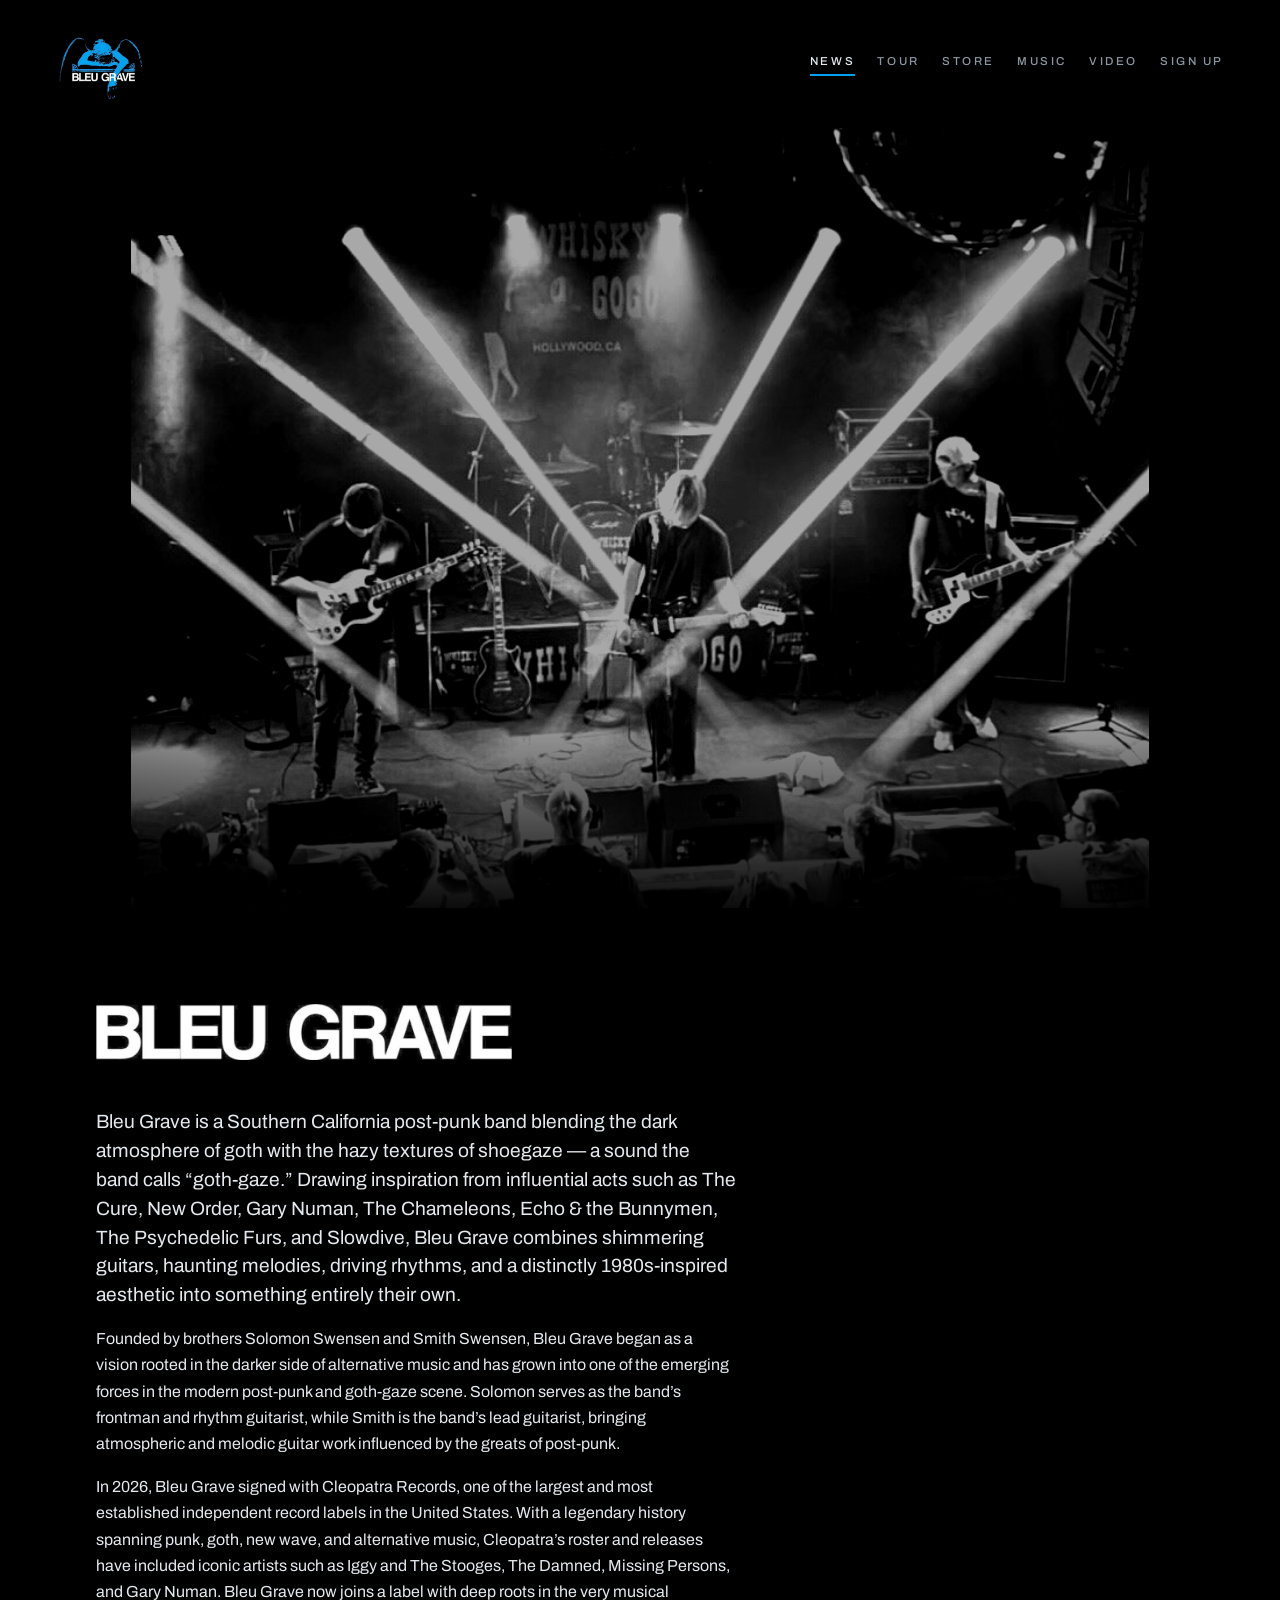
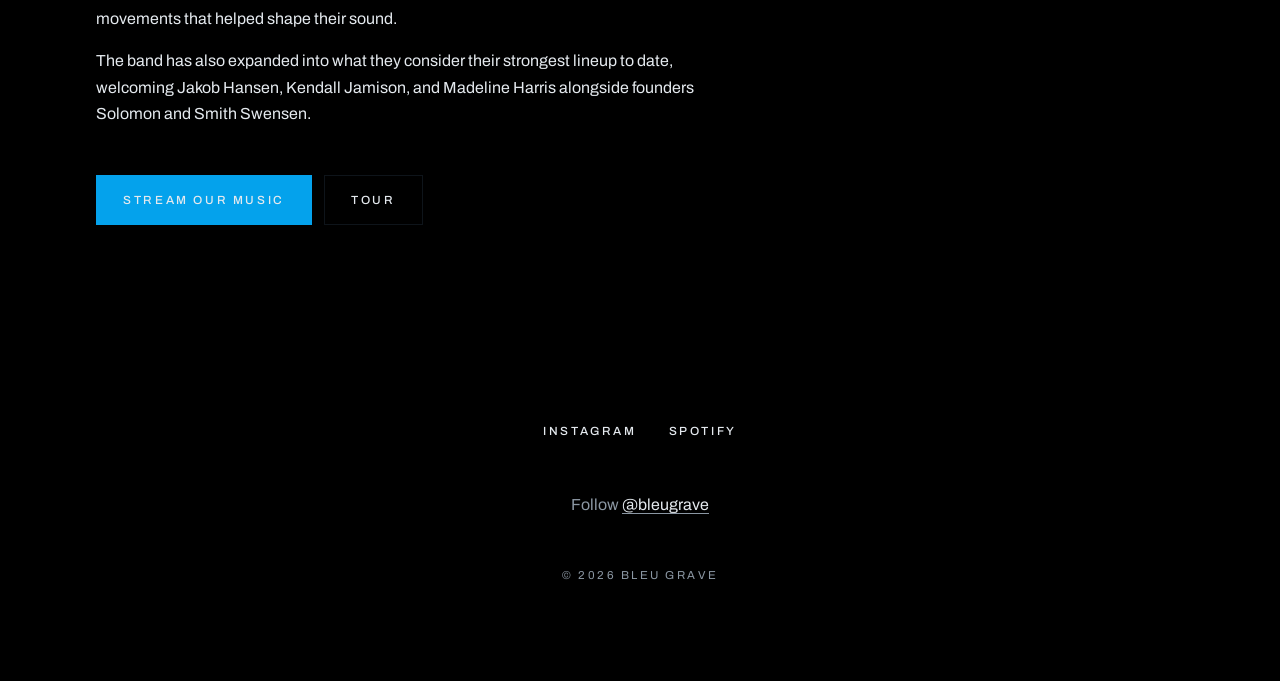
<file: index.html>
<!DOCTYPE html>
<html lang="en">
<head>
  <meta charset="utf-8">
  <meta name="viewport" content="width=device-width, initial-scale=1">
  <title>Bleu Grave — post-punk from Newport Beach, California</title>
  <meta name="description" content="Bleu Grave is a post-punk band from Newport Beach, California. Music, shows, and merch.">
  <link rel="preconnect" href="https://fonts.googleapis.com">
  <link rel="preconnect" href="https://fonts.gstatic.com" crossorigin>
  <link href="https://fonts.googleapis.com/css2?family=Archivo:wght@400;500;700;900&display=swap" rel="stylesheet">
  <link rel="canonical" href="https://bleugraveband.com/">
  <link rel="stylesheet" href="css/style.css">
</head>
<body>

  <header class="site-header">
    <a class="wordmark" href="index.html"><img src="images/logo.jpg" width="1200" height="1088" alt="Bleu Grave"></a>
    <nav class="site-nav" aria-label="Site">
      <!-- Smith set these names and this order on 2026-09-15: News, Tour,
           Store, Music, Video, Sign Up. Video was added the same day, when he
           asked for "a VIDEO page after music"; the page exists but has no
           videos on it yet — waiting on links from him. Photos came out of
           the menu in the same message; photos.html is still there and works.
           SIGN UP jumps to the follow line in the footer. A real sign-up box
           was here for a day (2026-09-16) and came off at the wind-down. -->
      <a href="index.html" aria-current="page">News</a>
      <a href="events.html">Tour</a>
      <a href="merch.html">Store</a>
      <a href="music.html">Music</a>
      <a href="video.html">Video</a>
      <a href="#signup">Sign Up</a>
    </nav>
  </header>

  <main>
    <!-- The top of the page is the photo and nothing else. The panel that
         used to sit beside it — the big BLEU GRAVE title, the code strip and
         the "Post-punk · Newport Beach, CA" line — came off on 2026-09-15 at
         Smith's request. The heading below is there for search engines and
         screen readers only; the band's name is in the logo up in the header.
         To bring the panel back, re-add a <div class="hero-panel"> after the
         photo and drop the "hero-photo-only" class. -->
    <section class="hero hero-photo-only">
      <h1 class="visually-hidden">Bleu Grave</h1>
      <div class="hero-photo">
        <!-- Front page slideshow. Each photo is one <li>; to add one, copy a
             whole <li>…</li>, put the file in images/ and change the src and
             alt (see CLAUDE.md, "How to add a photo"). They show in the order
             they appear here, five seconds each. The stylesheet forces every
             photo to black and white, so send any photo. -->
        <div class="hero-art">
          <ul class="slideshow">
            <li>
              <img src="images/band-whisky-a-go-go.jpg" width="875" height="670"
                   alt="Bleu Grave playing the Whisky a Go Go in Hollywood, searchlights crossing the stage over the band and a full crowd in front of them.">
            </li>
            <li>
              <img src="images/band-live-01.jpg" width="1200" height="960"
                   alt="Bleu Grave on stage: two guitarists, the singer at the mic and the drummer behind a kick drum with the band name on it.">
            </li>
            <li>
              <img src="images/band-live-02.jpg" width="1200" height="799"
                   alt="Bleu Grave playing a club show: guitarist on the left, the singer at the mic in the middle, the drummer behind them and the bassist in a denim jacket on the right.">
            </li>
            <li>
              <img src="images/band-live-04.jpg" width="1200" height="800"
                   alt="Bleu Grave across a smoke-filled stage: three guitarists spread out, the drum kit behind them with the band's star logo on the bass drum.">
            </li>
          </ul>
        </div>
        <!-- The scrawled tagline that sat across the bottom of this photo was
             a placeholder ("Loud rooms, cold hymns."); Smith asked for it off
             on 2026-09-15. If the band ever sends their own line, put it back
             as <p class="hero-tagline">…</p> right here — the style for it is
             still in the stylesheet. -->
      </div>
    </section>

    <section class="section">
      <div class="section-inner reveal">
        <!-- The band's own bio, sent by Smith 2026-09-15. It is their words —
             don't rewrite it. His text ran out mid-sentence at "post-punk,
             goth, shoegaze," so that closing line is left off until he sends
             the rest. He had this block taken off the front page and then
             asked for it back the same afternoon ("keep the photo and bio"),
             so it sits under the slideshow. There is no photo beside it and
             no scrawled label above it — he took both off. -->
        <div class="about-text">
          <!-- The heading above the bio is the band's own wordmark, sent by
               Smith on 2026-09-15 to replace the typed one. It is a JPG on a
               black ground, which matches the page, so no cutout is needed.
               The alt carries the name, so the heading still reads as text to
               search engines and screen readers. -->
          <h2 class="wordmark-heading"><img src="images/wordmark.jpg" width="1026" height="139" alt="Bleu Grave"></h2>
          <p class="lede">Bleu Grave is a Southern California post-punk band
          blending the dark atmosphere of goth with the hazy textures of
          shoegaze — a sound the band calls “goth-gaze.” Drawing inspiration
          from influential acts such as The Cure, New Order, Gary Numan, The
          Chameleons, Echo &amp; the Bunnymen, The Psychedelic Furs, and
          Slowdive, Bleu Grave combines shimmering guitars, haunting melodies,
          driving rhythms, and a distinctly 1980s-inspired aesthetic into
          something entirely their own.</p>
          <p>Founded by brothers Solomon Swensen and Smith Swensen, Bleu Grave
          began as a vision rooted in the darker side of alternative music and
          has grown into one of the emerging forces in the modern post-punk and
          goth-gaze scene. Solomon serves as the band’s frontman and rhythm
          guitarist, while Smith is the band’s lead guitarist, bringing
          atmospheric and melodic guitar work influenced by the greats of
          post-punk.</p>
          <p>In 2026, Bleu Grave signed with Cleopatra Records, one of the
          largest and most established independent record labels in the United
          States. With a legendary history spanning punk, goth, new wave, and
          alternative music, Cleopatra’s roster and releases have included
          iconic artists such as Iggy and The Stooges, The Damned, Missing
          Persons, and Gary Numan. Bleu Grave now joins a label with deep roots
          in the very musical movements that helped shape their sound.</p>
          <p>The band has also expanded into what they consider their strongest
          lineup to date, welcoming Jakob Hansen, Kendall Jamison, and Madeline
          Harris alongside founders Solomon and Smith Swensen.</p>
          <div class="button-row">
            <a class="button" href="music.html">Stream Our Music</a>
            <a class="button" href="events.html">Tour</a>
          </div>
        </div>
      </div>
    </section>
  </main>

  <footer class="site-footer">
    <!-- The thin code strip that ran across the top of the footer came off
         on 2026-09-15 — Smith asked for "the blue line at the bottom" gone.
         The big code bars beside the inner page titles stay. The footer's
         own top padding now does the spacing the strip used to. -->
    <ul class="footer-links">
      <li><a href="https://instagram.com/bleugrave">Instagram</a></li>
      <li><a href="https://open.spotify.com/artist/01RLNvbN3YXwKupJwk49lX">Spotify</a></li>
    </ul>
    <p class="mailing-list" id="signup">Follow
    <a href="https://instagram.com/bleugrave">@bleugrave</a></p>
    <p class="copyright">&copy; 2026 Bleu Grave</p>
  </footer>

  <script src="js/main.js"></script>
</body>
</html>
</file>
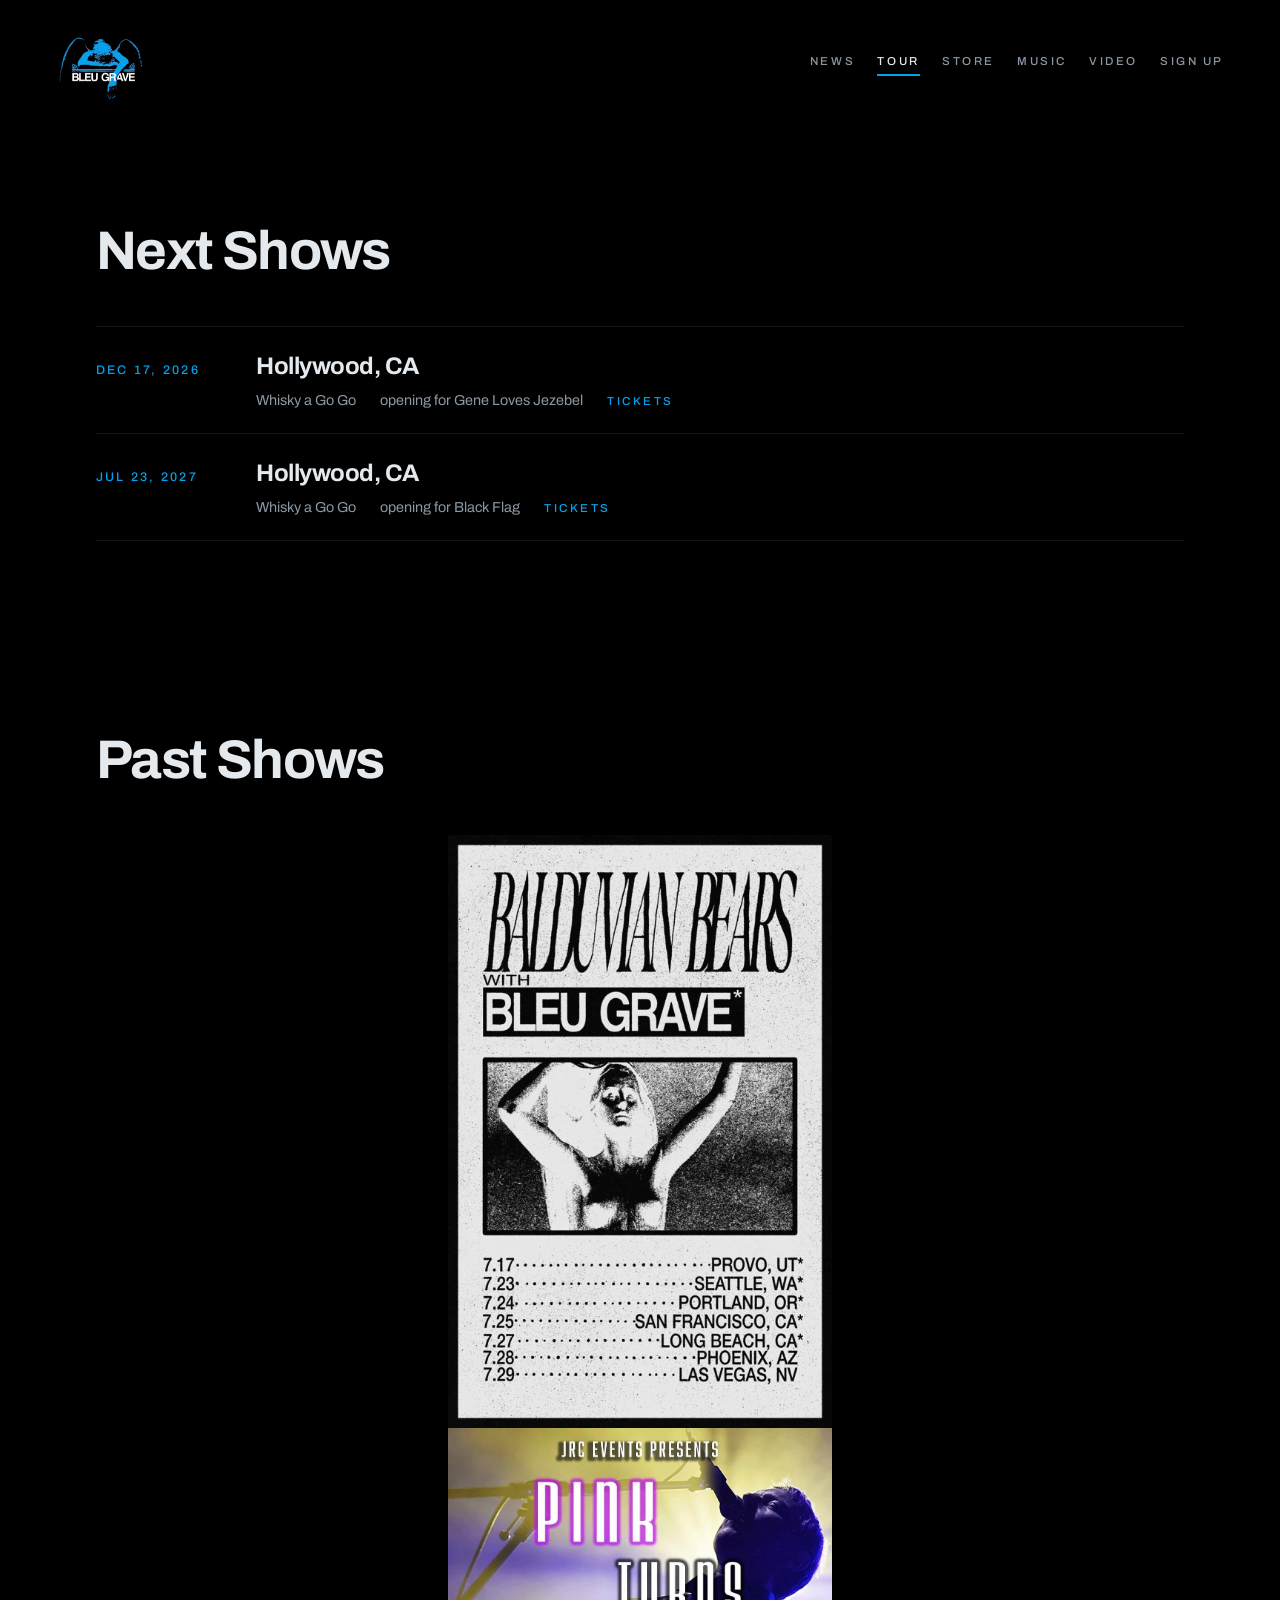
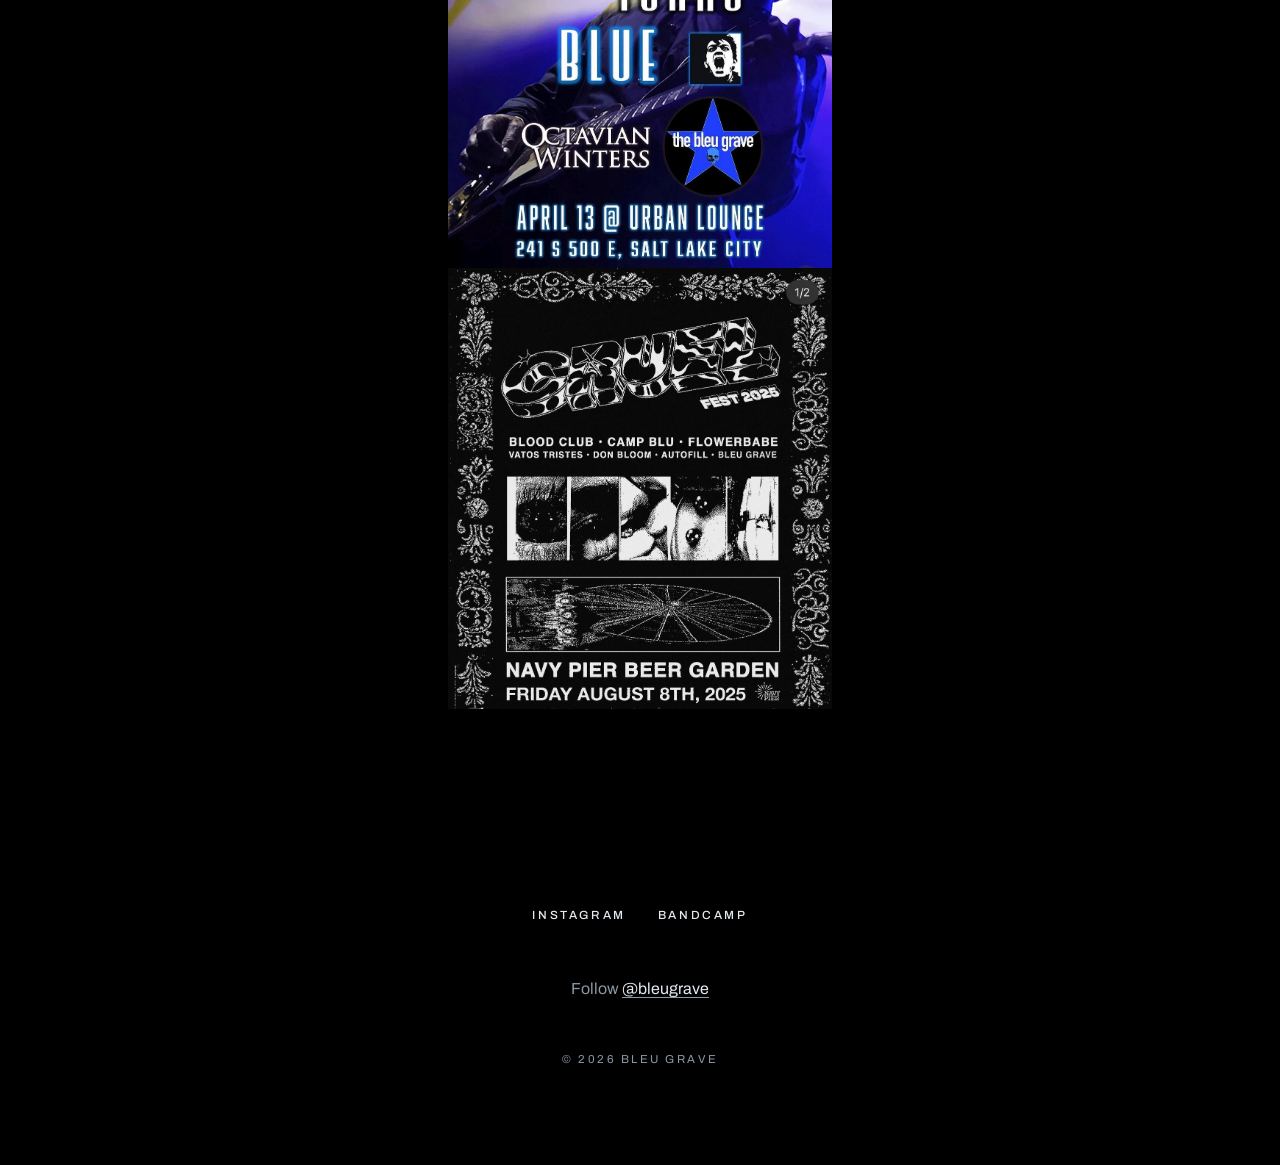
<file: events.html>
<!DOCTYPE html>
<html lang="en">
<head>
  <meta charset="utf-8">
  <meta name="viewport" content="width=device-width, initial-scale=1">
  <title>Tour — Bleu Grave</title>
  <meta name="description" content="Bleu Grave shows — next dates and past tours.">
  <link rel="preconnect" href="https://fonts.googleapis.com">
  <link rel="preconnect" href="https://fonts.gstatic.com" crossorigin>
  <link href="https://fonts.googleapis.com/css2?family=Archivo:wght@400;500;700;900&display=swap" rel="stylesheet">
  <link rel="canonical" href="https://bleugraveband.com/events">
  <link rel="stylesheet" href="css/style.css">
</head>
<body>

  <header class="site-header">
    <a class="wordmark" href="index.html"><img src="images/logo.jpg" width="1200" height="1088" alt="Bleu Grave"></a>
    <nav class="site-nav" aria-label="Site">
      <a href="index.html">News</a>
      <a href="events.html" aria-current="page">Tour</a>
      <a href="merch.html">Store</a>
      <a href="music.html">Music</a>
      <a href="video.html">Video</a>
      <a href="#signup">Sign Up</a>
    </nav>
  </header>

  <main>
    <!-- The big "Tour" title that used to sit here (scrawled hand font,
         Smith asked for that look 2026-09-15) came off on 2026-09-16 — he
         asked for it gone. The heading below is kept for search engines and
         screen readers only; the page starts straight into Past Shows now.
         To bring the visible title back, restore a
         <section class="hero page-hero page-hero-bare"><div class="hero-panel">
         <h1 class="hero-title hero-title-hand">Tour</h1></div></section>
         in its place. -->
    <h1 class="visually-hidden">Tour</h1>

    <!-- This whole page is rendered by js/main.js from events.json — to
         add, change, or cancel a show, edit that file (see CLAUDE.md).
         The sections below start hidden; the script un-hides whichever
         ones have shows in them. -->

    <!-- Next Shows came off on 2026-09-16 ("just the upcoming") and went back
         on the same day: his next message asked for details to be changed on
         one of these shows, which only makes sense with the list on the page.
         He was most likely asking for the old "Upcoming" label above this
         heading, which had already been removed.

         IMPORTANT (2026-09-16): the shows below are written out in plain HTML
         on purpose. This section used to start hidden and appear only once
         js/main.js had fetched events.json — so with JavaScript off, a blocked
         or failed fetch, or an old copy of the page, the whole list silently
         vanished, which is exactly what Smith kept reporting. js/main.js now
         empties this list and re-renders it from events.json when it loads, so
         events.json is still the source of truth and this is the fallback.
         WHEN YOU ADD, EDIT OR CANCEL A SHOW, CHANGE IT IN BOTH PLACES —
         events.json first, then these entries to match. -->
    <section class="section" id="upcoming-shows">
      <div class="section-inner">
        <h2>Next Shows</h2>
        <ul class="event-list">
          <li class="event">
            <span class="event-date">Oct 30, 2026</span>
            <span class="event-leader" aria-hidden="true"></span>
            <span class="event-city">Provo, UT</span>
            <span class="event-detail"><span>ABGS Bar</span><span>21+, $5 entrance fee</span></span>
          </li>
          <li class="event">
            <span class="event-date">Dec 17, 2026</span>
            <span class="event-leader" aria-hidden="true"></span>
            <span class="event-city">Hollywood, CA</span>
            <span class="event-detail"><span>Whisky a Go Go</span><span>opening for Gene Loves Jezebel</span><a href="https://www.ticketweb.com/event/gene-loves-jezebel-asphalt-socialites-whisky-a-go-go-tickets/14202244">Tickets</a></span>
          </li>
          <li class="event">
            <span class="event-date">Jul 23, 2027</span>
            <span class="event-leader" aria-hidden="true"></span>
            <span class="event-city">Hollywood, CA</span>
            <span class="event-detail"><span>Whisky a Go Go</span><span>opening for Black Flag</span><a href="https://www.ticketweb.com/event/black-flag-whisky-a-go-go-tickets/14264894">Tickets</a></span>
          </li>
        </ul>
      </div>
    </section>

    <!-- There used to be a "no shows listed right now, follow @bleugrave"
         block here (id="no-shows"). Smith asked for everything off this page
         on 2026-09-15, so the page is the title alone until there are real
         shows. The script only touches that block if it exists, so nothing
         breaks by its absence — add a show to events.json and the Next Shows
         list below un-hides itself and fills in. To bring the placeholder
         back, re-add a section with that id. -->

    <!-- The Past Shows archive (id="past-shows") is off the page as of
         2026-09-15 — Smith asked for everything off this page, and the old
         dates were all that was rendering. The shows themselves are still in
         events.json, nothing was deleted: re-add a section with that id and
         an empty .event-list and the archive fills itself in again. The
         script skips the section when it isn't there. -->

    <!-- Not the JS-driven archive above — Smith asked for a plain "Past
         Shows" heading with a tour flyer under it (2026-09-15). Add more
         flyers the same way: copy the img line, drop the file in images/. -->
    <section class="section">
      <div class="section-inner reveal">
        <h2>Past Shows</h2>
        <img class="section-photo" src="images/poster-balduman-bears-tour.jpg" width="518" height="800" loading="lazy" alt="Tour poster for Balduman Bears with Bleu Grave: Provo UT 7/17, Seattle WA 7/23, Portland OR 7/24, San Francisco CA 7/25, Long Beach CA 7/27, Phoenix AZ 7/28, Las Vegas NV 7/29.">
        <img class="section-photo section-photo-color" src="images/poster-pink-turns-blue-urban-lounge.jpg" width="1049" height="1179" loading="lazy" alt="Show poster: JRC Events presents Pink Turns Blue with Octavian Winters and Bleu Grave, April 13 at Urban Lounge, 241 S 500 E, Salt Lake City.">
        <img class="section-photo" src="images/poster-cruel-fest-2025.jpg" width="1058" height="1200" loading="lazy" alt="Poster for Cruel Fest 2025 at the Navy Pier Beer Garden, Friday August 8th: Blood Club, Camp Blu, Flowerbabe, Vatos Tristes, Don Bloom, Autofill, and Bleu Grave.">
      </div>
    </section>

  </main>

  <footer class="site-footer">
    <ul class="footer-links">
      <li><a href="https://instagram.com/bleugrave">Instagram</a></li>
      <!-- REPLACE-ME: set the real Bandcamp URL once the page is confirmed. -->
      <li><a href="https://bleugrave.bandcamp.com">Bandcamp</a></li>
    </ul>
    <p class="mailing-list" id="signup">Follow
    <a href="https://instagram.com/bleugrave">@bleugrave</a></p>
    <p class="copyright">&copy; 2026 Bleu Grave</p>
  </footer>

  <script src="js/main.js"></script>
</body>
</html>
</file>
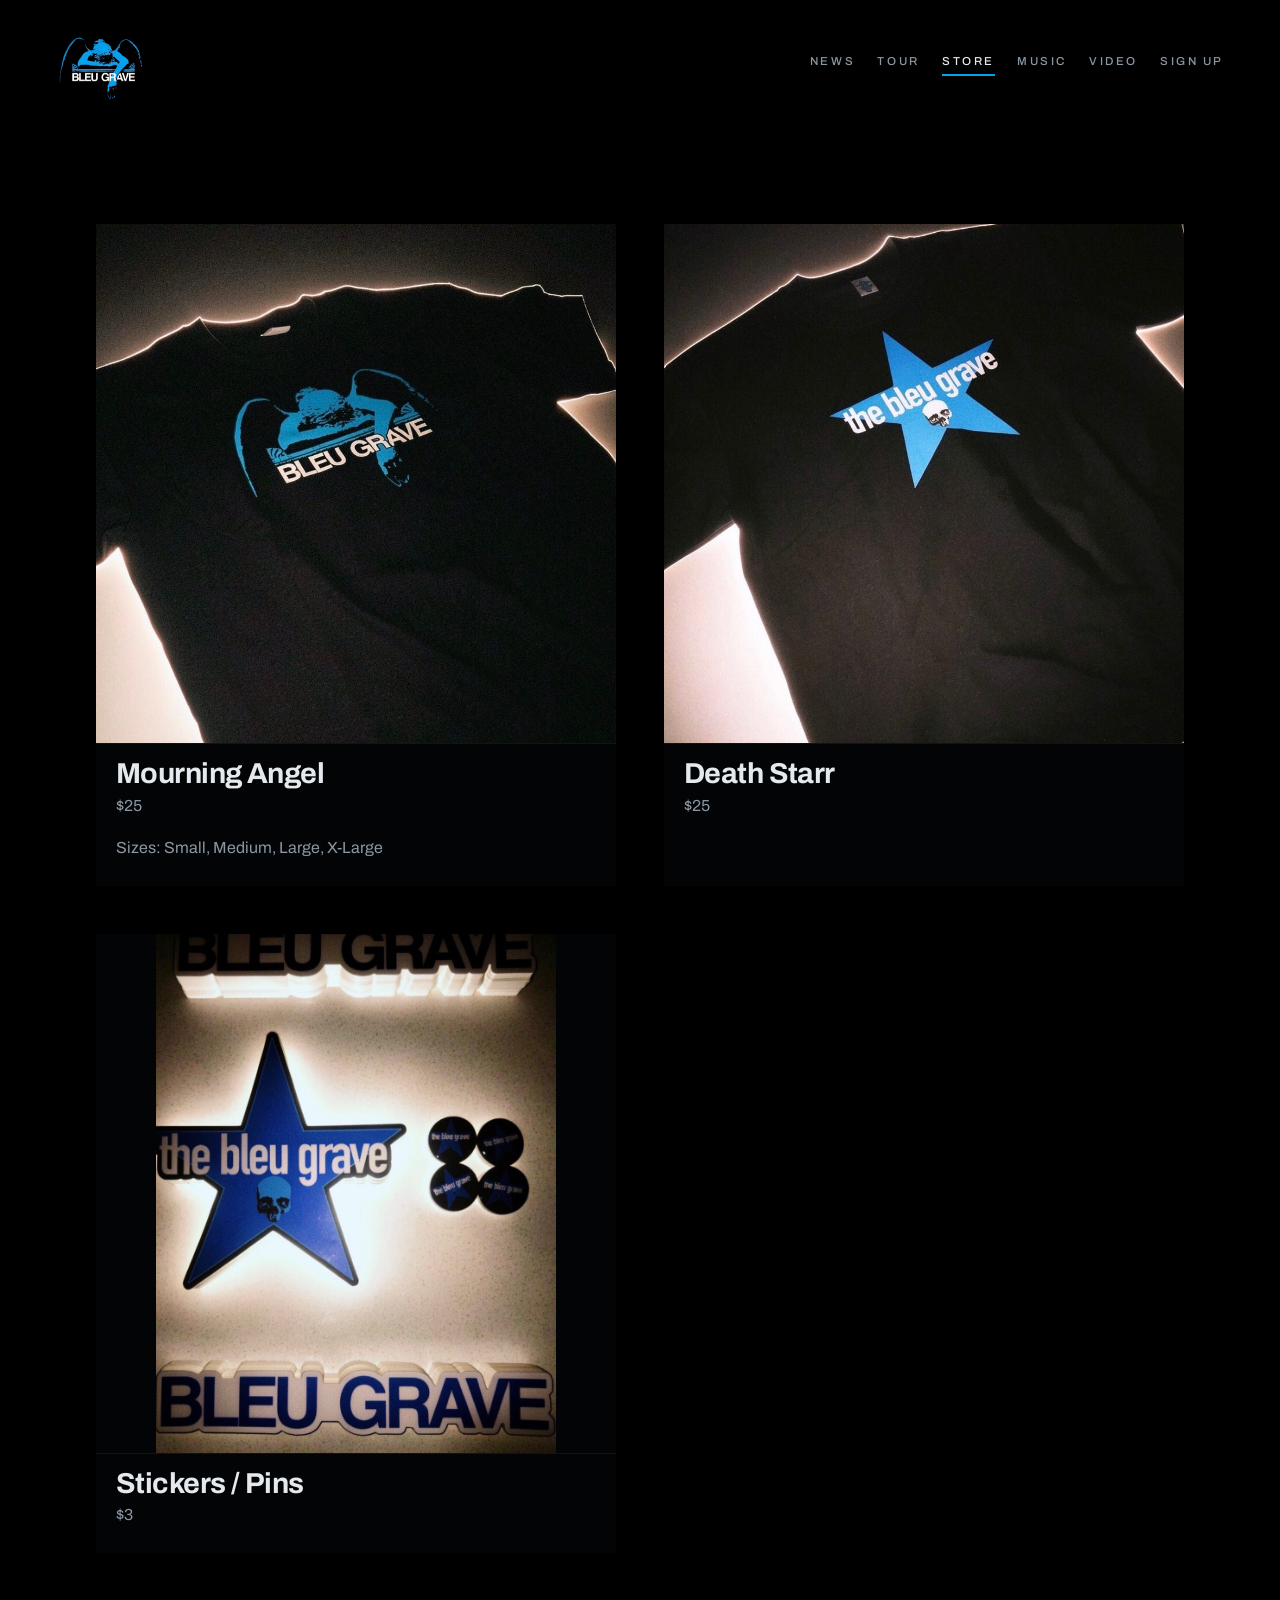
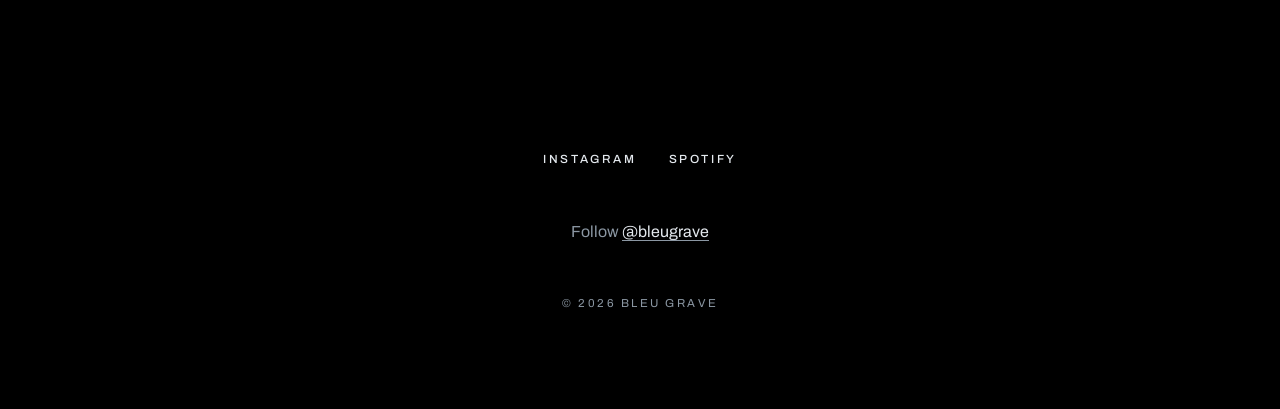
<file: merch.html>
<!DOCTYPE html>
<html lang="en">
<head>
  <meta charset="utf-8">
  <meta name="viewport" content="width=device-width, initial-scale=1">
  <title>Store — Bleu Grave</title>
  <meta name="description" content="Bleu Grave merch — shirts, hoodies, and stickers.">
  <link rel="preconnect" href="https://fonts.googleapis.com">
  <link rel="preconnect" href="https://fonts.gstatic.com" crossorigin>
  <link href="https://fonts.googleapis.com/css2?family=Archivo:wght@400;500;700;900&display=swap" rel="stylesheet">
  <link rel="canonical" href="https://bleugraveband.com/merch">
  <link rel="stylesheet" href="css/style.css">
</head>
<body>

  <header class="site-header">
    <a class="wordmark" href="index.html"><img src="images/logo.jpg" width="1200" height="1088" alt="Bleu Grave"></a>
    <nav class="site-nav" aria-label="Site">
      <a href="index.html">News</a>
      <a href="events.html">Tour</a>
      <a href="merch.html" aria-current="page">Store</a>
      <a href="music.html">Music</a>
      <a href="video.html">Video</a>
      <a href="#signup">Sign Up</a>
    </nav>
  </header>

  <main>
    <!-- The visible "Store" title came off 2026-09-16 at Smith's request.
         The heading below is kept for search engines and screen readers
         only. To bring the visible title back, restore a
         <section class="hero page-hero page-hero-bare"><div class="hero-panel">
         <h1 class="hero-title">Store</h1></div></section> in its place. -->
    <h1 class="visually-hidden">Store</h1>

    <section class="section">
      <div class="section-inner">
        <!-- STORE CONNECTION — see CLAUDE.md, "How to connect the store".
             Fill in the two values below from the band's Shopify Buy Button
             code (data-shop-domain is the xxxx.myshopify.com address,
             data-shop-token is the Storefront access token — public by
             design, never an Admin API key). Then give each product its
             data-product-id. js/shop.js turns each product's buy slot into
             a real Shopify buy button; with the values blank it does
             nothing and the page is a plain catalogue.

             All prices below are placeholders — set real ones when the
             store exists. Each .product-art SVG is placeholder line art:
             REPLACE-ME with real product mockup photos (Printful generates
             these free) — swap each <svg> for an <img>. -->
        <!-- The grid is hidden until the store is connected: the items below are
             mockups with placeholder prices. Remove the `hidden` attribute when
             you fill in the two values. -->
        <div class="merch-grid" id="shop" data-shop-domain="" data-shop-token="">

          <article class="product reveal" data-product-id="">
            <div class="product-art">
              <img src="images/shirt-mourning-angel.jpg" alt="Black Bleu Grave t-shirt with a blue winged angel design and the band name across the chest.">
            </div>
            <div class="product-info">
              <h3>Mourning Angel</h3>
              <p class="price">$25</p>
              <p class="muted">Sizes: Small, Medium, Large, X-Large</p>
              <!-- When the store exists: put the Shopify product ID in
                   data-product-id on this <article>, and put the product's
                   page link here so people without JavaScript can still
                   buy:  <a class="button buy-link" href="…">Buy</a>  -->
              <div class="buy-slot"></div>
            </div>
          </article>

          <article class="product reveal" data-product-id="">
            <div class="product-art">
              <img src="images/shirt-death-starr.jpg" alt="Black Bleu Grave t-shirt with a blue star design reading &quot;the bleu grave&quot; and a small skull graphic.">
            </div>
            <div class="product-info">
              <h3>Death Starr</h3>
              <p class="price">$25</p>
              <!-- When the store exists: put the Shopify product ID in
                   data-product-id on this <article>, and put the product's
                   page link here so people without JavaScript can still
                   buy:  <a class="button buy-link" href="…">Buy</a>  -->
              <div class="buy-slot"></div>
            </div>
          </article>

          <article class="product reveal" data-product-id="">
            <div class="product-art">
              <img class="uncropped" src="images/stickers-pins.jpg" alt="Bleu Grave stickers and pins: a blue star logo sticker and round pins reading &quot;the bleu grave&quot;.">
            </div>
            <div class="product-info">
              <h3>Stickers / Pins</h3>
              <p class="price">$3</p>
              <!-- When the store exists: put the Shopify product ID in
                   data-product-id on this <article>, and put the product's
                   page link here so people without JavaScript can still
                   buy:  <a class="button buy-link" href="…">Buy</a>  -->
              <div class="buy-slot"></div>
            </div>
          </article>

        </div>

        <!-- SHOPIFY-STARTER-EMBED: nothing to paste here any more. The
             store is wired through the data- attributes above and
             js/shop.js. Until the store exists this site sells nothing on
             purpose — no home-built checkout, ever. Orders, payment, tax,
             and fulfillment all live in Shopify + Printful.
             The "opening soon" line came off 2026-09-16 at Smith's request,
             even though checkout still isn't wired up — see "How to connect
             the store" in this file for what's still needed. -->
      </div>
    </section>
  </main>

  <footer class="site-footer">
    <ul class="footer-links">
      <li><a href="https://instagram.com/bleugrave">Instagram</a></li>
      <li><a href="https://open.spotify.com/artist/01RLNvbN3YXwKupJwk49lX">Spotify</a></li>
    </ul>
    <p class="mailing-list" id="signup">Follow
    <a href="https://instagram.com/bleugrave">@bleugrave</a></p>
    <p class="copyright">&copy; 2026 Bleu Grave</p>
  </footer>

  <script src="js/main.js"></script>
  <script src="js/shop.js"></script>
</body>
</html>
</file>
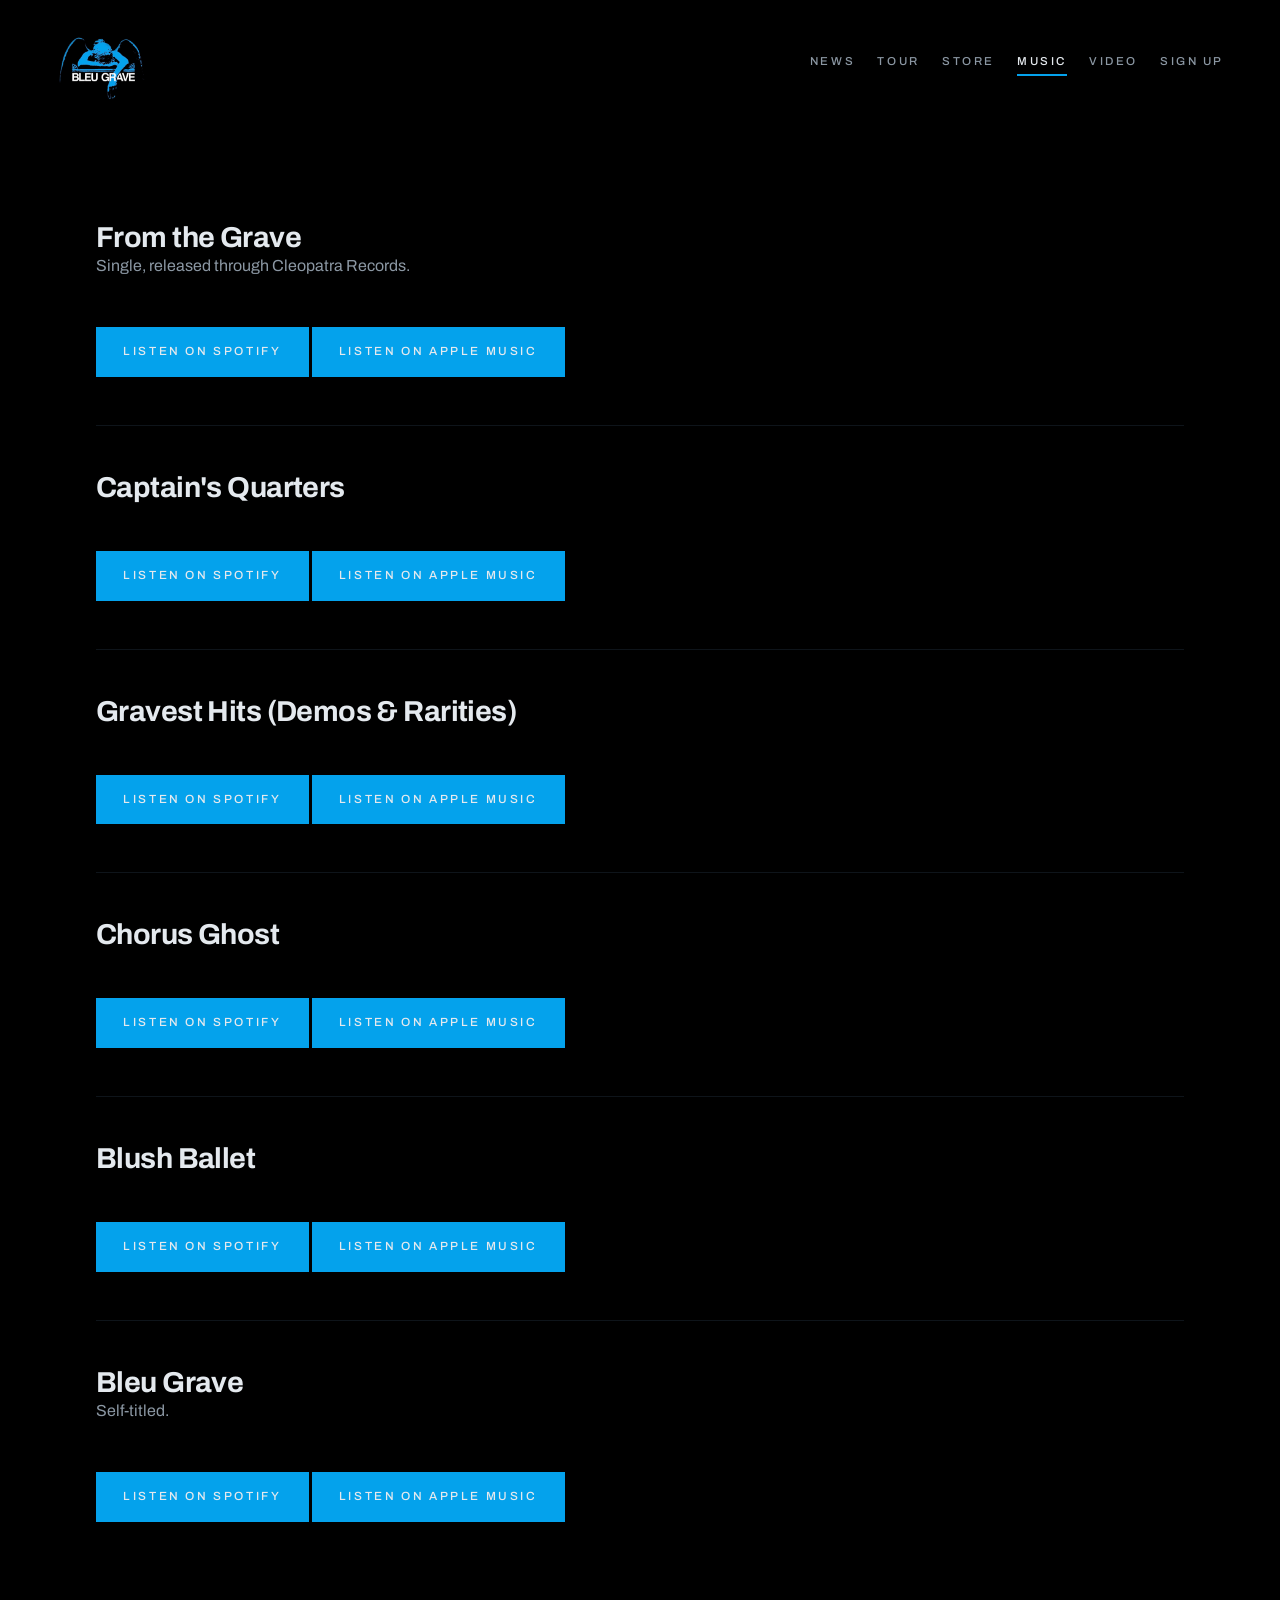
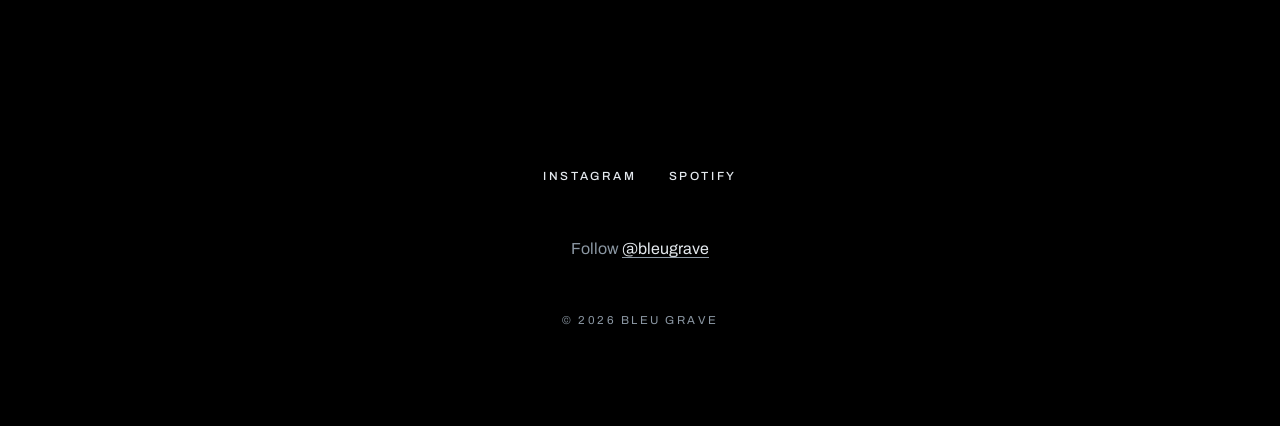
<file: music.html>
<!DOCTYPE html>
<html lang="en">
<head>
  <meta charset="utf-8">
  <meta name="viewport" content="width=device-width, initial-scale=1">
  <title>Music — Bleu Grave</title>
  <meta name="description" content="Listen to Bleu Grave — releases and streaming links.">
  <link rel="preconnect" href="https://fonts.googleapis.com">
  <link rel="preconnect" href="https://fonts.gstatic.com" crossorigin>
  <link href="https://fonts.googleapis.com/css2?family=Archivo:wght@400;500;700;900&display=swap" rel="stylesheet">
  <link rel="canonical" href="https://bleugraveband.com/music">
  <link rel="stylesheet" href="css/style.css">
</head>
<body>

  <header class="site-header">
    <a class="wordmark" href="index.html"><img src="images/logo.jpg" width="1200" height="1088" alt="Bleu Grave"></a>
    <nav class="site-nav" aria-label="Site">
      <a href="index.html">News</a>
      <a href="events.html">Tour</a>
      <a href="merch.html">Store</a>
      <a href="music.html" aria-current="page">Music</a>
      <a href="video.html">Video</a>
      <a href="#signup">Sign Up</a>
    </nav>
  </header>

  <main>
    <!-- The visible "Music" title came off 2026-09-16 at Smith's request,
         same as the Store one. The heading below is kept for search engines
         and screen readers only. To bring the visible title back, restore a
         <section class="hero page-hero page-hero-bare"><div class="hero-panel">
         <h1 class="hero-title">Music</h1></div></section> in its place. -->
    <h1 class="visually-hidden">Music</h1>

    <section class="section">
      <div class="section-inner">
        <!-- Smith cleared this page out on 2026-09-15: everything that was
             here before (the DROID Bandcamp player, the Listen Everywhere
             list) is gone at his request. Captain's Quarters, Gravest Hits,
             Chorus Ghost and Blush Ballet went up 2026-09-16 from the
             Spotify links he texted, in the order he sent them (tracking
             parameters stripped). He sends a link per release, one message
             at a time; never guess one. -->
        <!-- The "Featured" label came off with the page title, 2026-09-16. -->
        <div class="release reveal">
          <h3>From the Grave</h3>
          <p class="muted">Single, released through Cleopatra Records.</p>
          <!-- Spotify allows links only on this site (Bandcamp is the only
               music embed we use — see CLAUDE.md). This is the track from
               the band's Instagram bio. -->
          <a class="button" href="https://open.spotify.com/track/7IAEZac0O64V5XbOqXTpQy">Listen on Spotify</a>
          <a class="button" href="https://music.apple.com/us/album/from-the-grave-single/1893718652">Listen on Apple Music</a>
        </div>

        <div class="release reveal">
          <h3>Captain's Quarters</h3>
          <a class="button" href="https://open.spotify.com/album/48xg6u6MyVgxJG51rbikTc">Listen on Spotify</a>
          <a class="button" href="https://music.apple.com/us/album/captains-quarters-ep/1790953542">Listen on Apple Music</a>
        </div>

        <div class="release reveal">
          <h3>Gravest Hits (Demos &amp; Rarities)</h3>
          <a class="button" href="https://open.spotify.com/album/4ZhjLfDbAX5AiBIIWQQAvT">Listen on Spotify</a>
          <a class="button" href="https://music.apple.com/us/album/gravest-hits-demos-rarities/1810855983">Listen on Apple Music</a>
        </div>

        <div class="release reveal">
          <h3>Chorus Ghost</h3>
          <a class="button" href="https://open.spotify.com/album/5ItMLZQsycbQvp2o10tb9r">Listen on Spotify</a>
          <a class="button" href="https://music.apple.com/us/album/chorus-ghost-ep/1735402230">Listen on Apple Music</a>
        </div>

        <div class="release reveal">
          <h3>Blush Ballet</h3>
          <a class="button" href="https://open.spotify.com/album/6twQyuoylncTwloI7zINPK">Listen on Spotify</a>
          <a class="button" href="https://music.apple.com/us/album/blush-ballet-ep/1700622645">Listen on Apple Music</a>
        </div>

        <div class="release reveal">
          <h3>Bleu Grave</h3>
          <p class="muted">Self-titled.</p>
          <a class="button" href="https://open.spotify.com/album/7uTK47jnRcOVNcwTiUzPDe">Listen on Spotify</a>
          <a class="button" href="https://music.apple.com/us/album/bleu-grave/1681072607">Listen on Apple Music</a>
        </div>
      </div>
    </section>
  </main>

  <footer class="site-footer">
    <ul class="footer-links">
      <li><a href="https://instagram.com/bleugrave">Instagram</a></li>
      <!-- Smith swapped Bandcamp for Spotify down here on 2026-09-16; this is
           the band's artist page, same link the other pages' footers use. -->
      <li><a href="https://open.spotify.com/artist/01RLNvbN3YXwKupJwk49lX">Spotify</a></li>
    </ul>
    <p class="mailing-list" id="signup">Follow
    <a href="https://instagram.com/bleugrave">@bleugrave</a></p>
    <p class="copyright">&copy; 2026 Bleu Grave</p>
  </footer>

  <script src="js/main.js"></script>
</body>
</html>
</file>
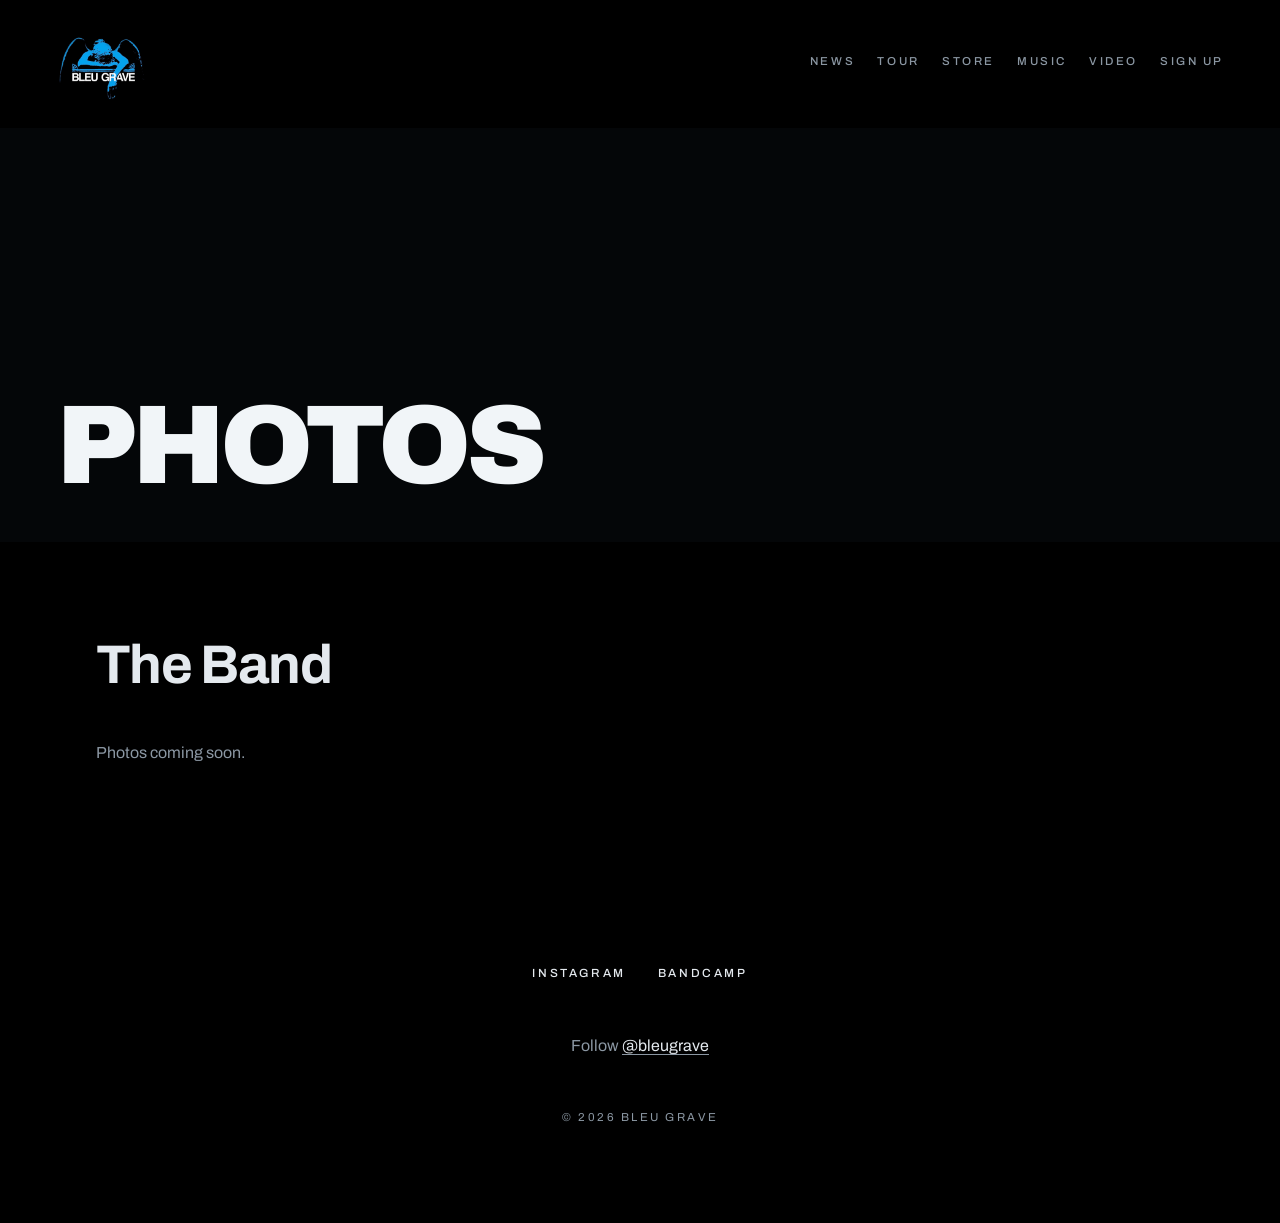
<file: photos.html>
<!DOCTYPE html>
<html lang="en">
<head>
  <meta charset="utf-8">
  <meta name="viewport" content="width=device-width, initial-scale=1">
  <title>Photos — Bleu Grave</title>
  <meta name="description" content="Photos of Bleu Grave, a post-punk band from Newport Beach, California.">
  <link rel="preconnect" href="https://fonts.googleapis.com">
  <link rel="preconnect" href="https://fonts.gstatic.com" crossorigin>
  <link href="https://fonts.googleapis.com/css2?family=Archivo:wght@400;500;700;900&display=swap" rel="stylesheet">
  <link rel="canonical" href="https://bleugraveband.com/photos">
  <link rel="stylesheet" href="css/style.css">
</head>
<body>

  <header class="site-header">
    <a class="wordmark" href="index.html"><img src="images/logo.jpg" width="1200" height="1088" alt="Bleu Grave"></a>
    <nav class="site-nav" aria-label="Site">
      <a href="index.html">News</a>
      <a href="events.html">Tour</a>
      <a href="merch.html">Store</a>
      <a href="music.html">Music</a>
      <a href="video.html">Video</a>
      <a href="#signup">Sign Up</a>
    </nav>
  </header>

  <main>
    <section class="hero page-hero page-hero-bare">
      <div class="hero-panel">
        <h1 class="hero-title">Photos</h1>
      </div>
    </section>

    <section class="section">
      <div class="section-inner reveal">
        <!-- The blue scrawled "Gallery" label came off 2026-09-16 with the
             rest of the cursive labels, at Smith's request. -->
        <h2>The Band</h2>

        <!-- Each photo is one <li>. To add one, copy the commented block
             below into the list, put the image file in images/, and change
             the src and alt. See CLAUDE.md, "How to add a photo".

             <li>
               <a href="images/band-03.jpg">
                 <img src="images/band-03.jpg" width="1200" height="1200" loading="lazy"
                      alt="Say who is in the photo and where.">
               </a>
             </li>

             The gallery is empty because Smith had the last photo taken off
             on 2026-09-15. Delete the "coming soon" line below as soon as
             there is a photo in the list. -->
        <ul class="photo-grid"></ul>

        <p class="muted">Photos coming soon.</p>
      </div>
    </section>
  </main>

  <footer class="site-footer">
    <ul class="footer-links">
      <li><a href="https://instagram.com/bleugrave">Instagram</a></li>
      <!-- REPLACE-ME: set the real Bandcamp URL once the page is confirmed. -->
      <li><a href="https://bleugrave.bandcamp.com">Bandcamp</a></li>
    </ul>
    <p class="mailing-list" id="signup">Follow
    <a href="https://instagram.com/bleugrave">@bleugrave</a></p>
    <p class="copyright">&copy; 2026 Bleu Grave</p>
  </footer>

  <script src="js/main.js"></script>
</body>
</html>
</file>
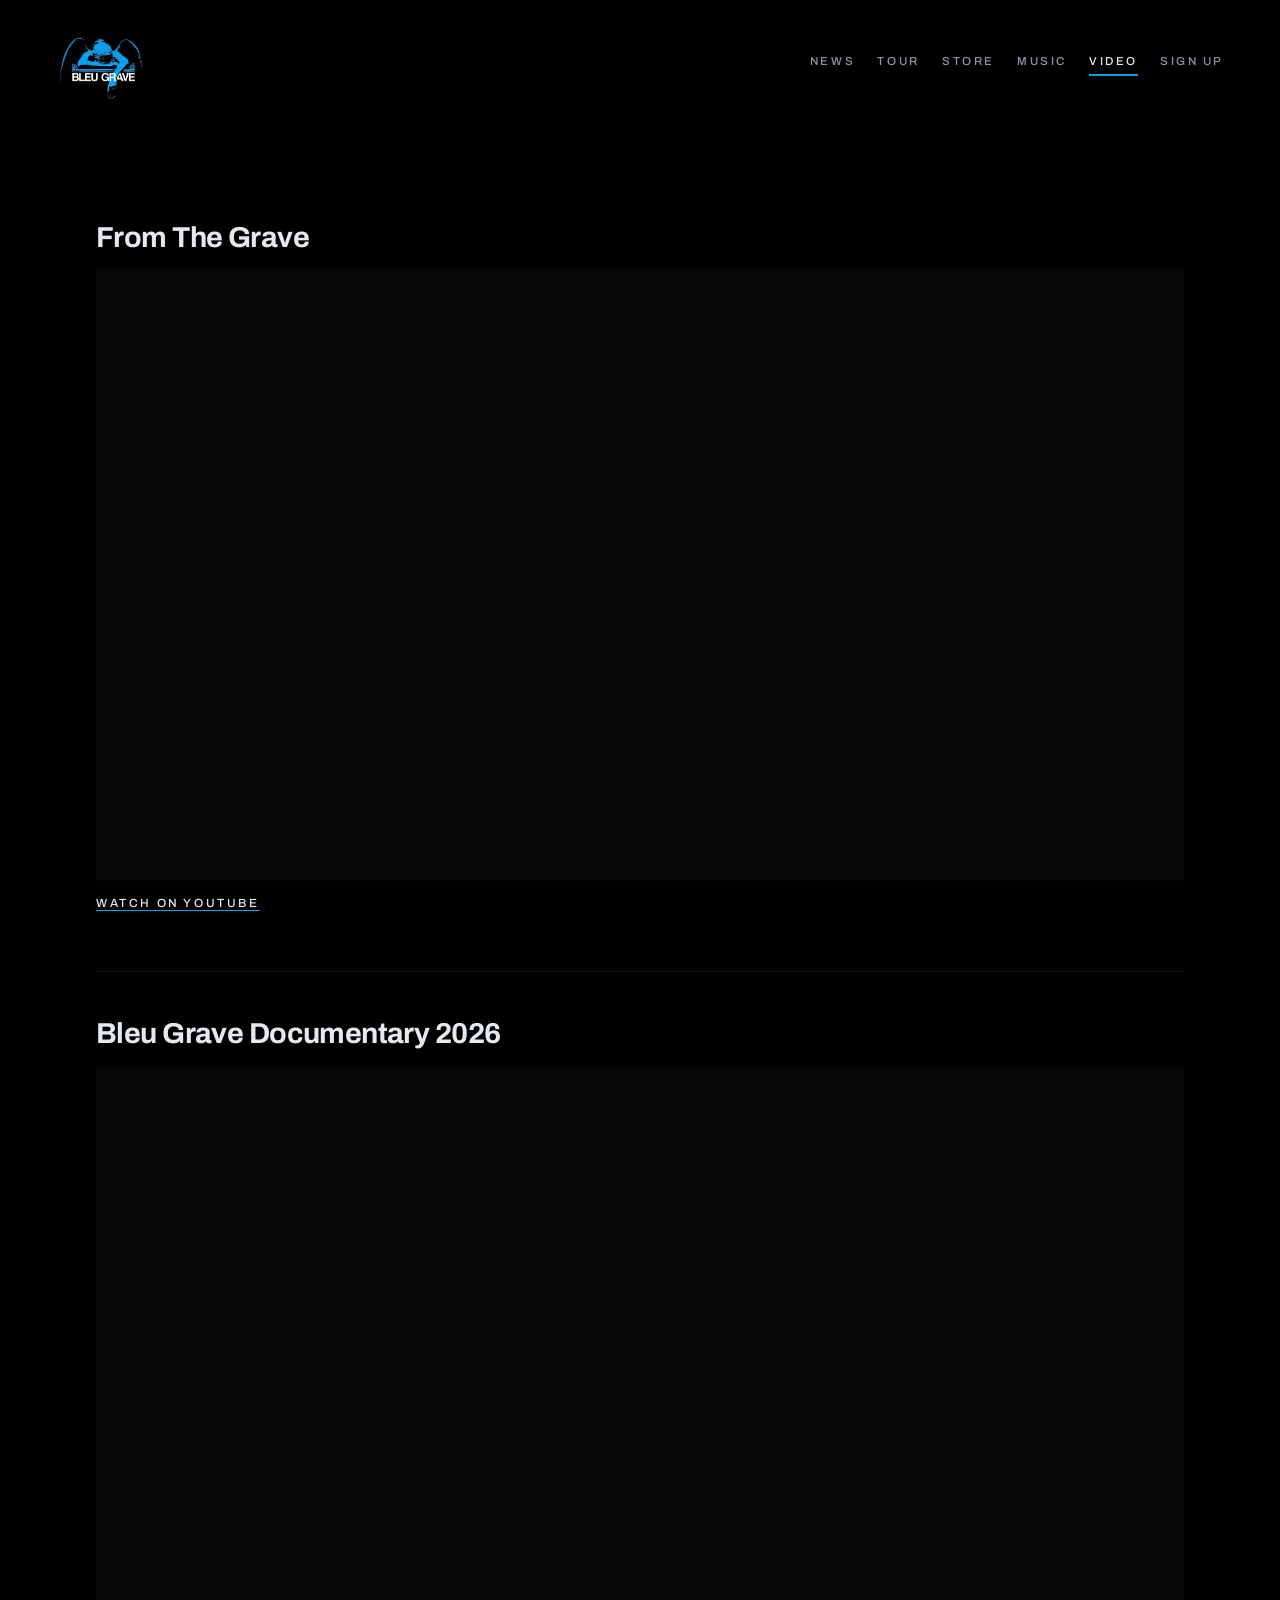
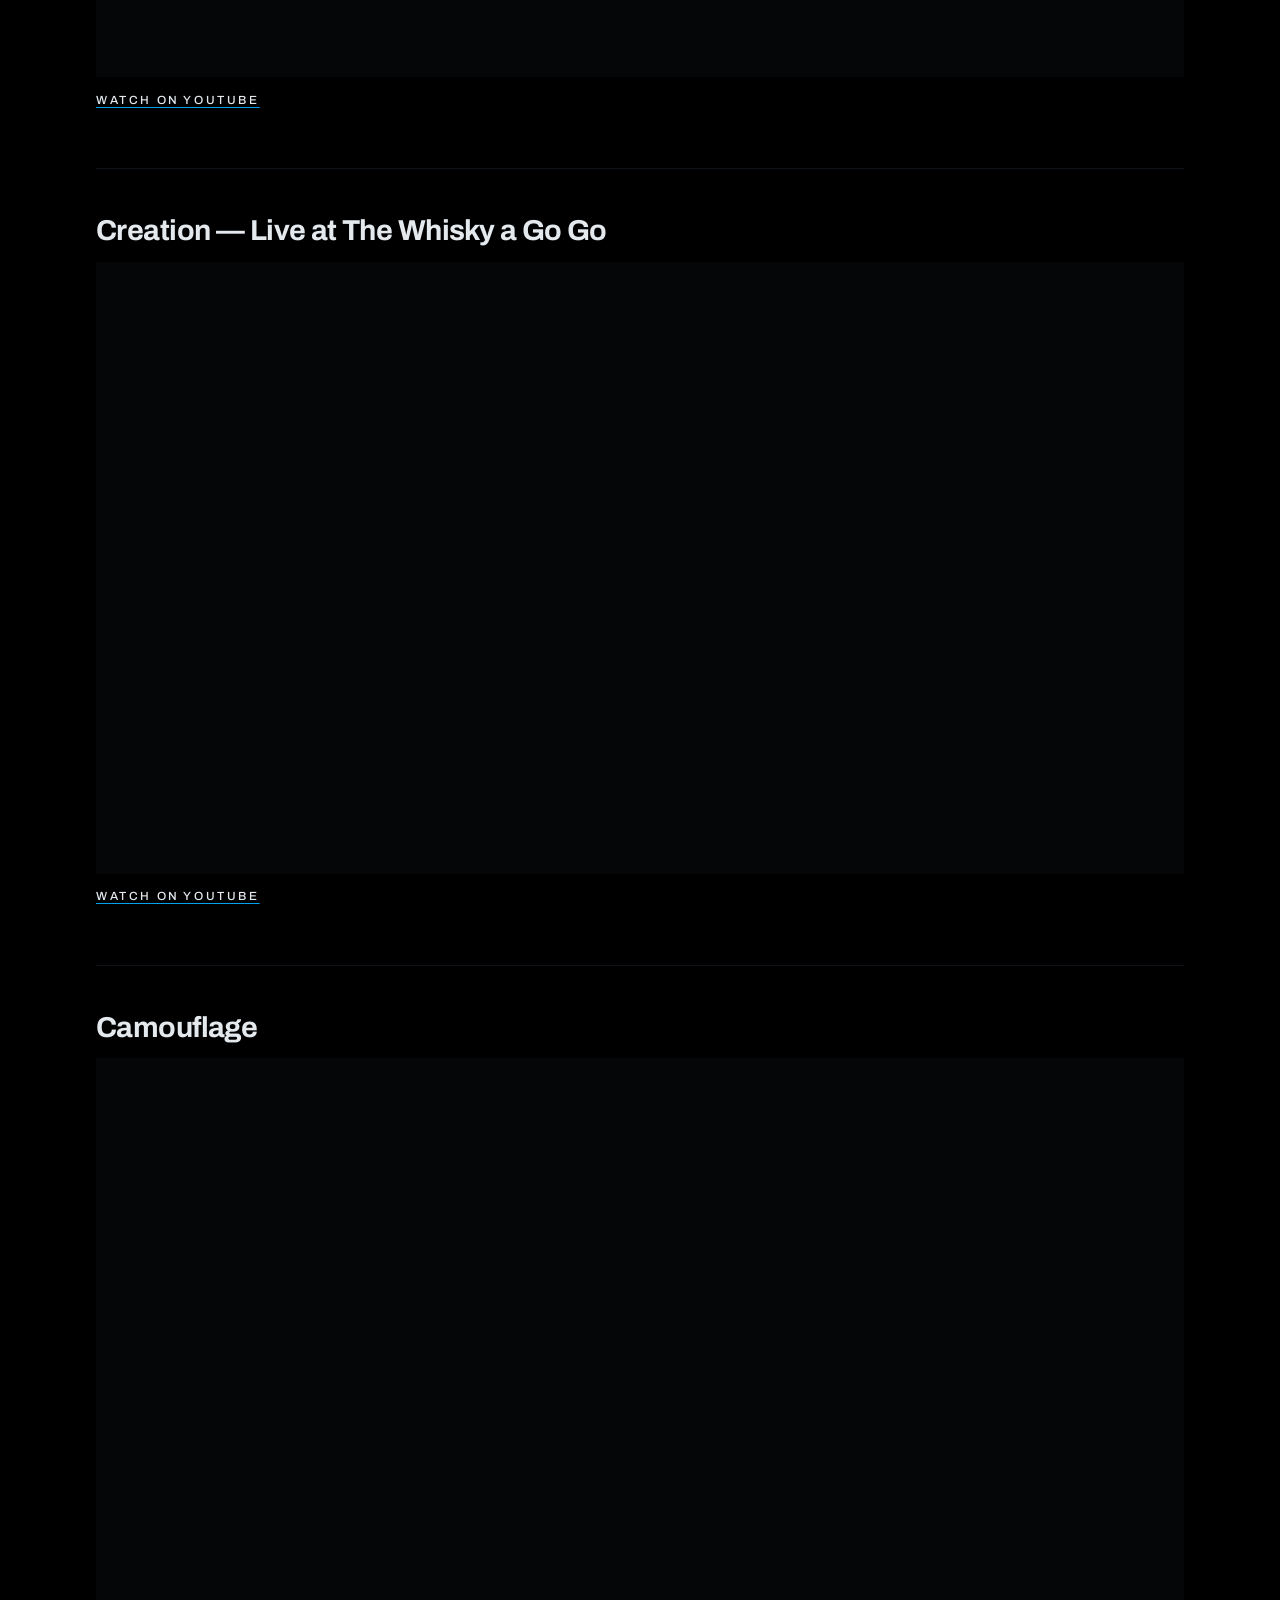
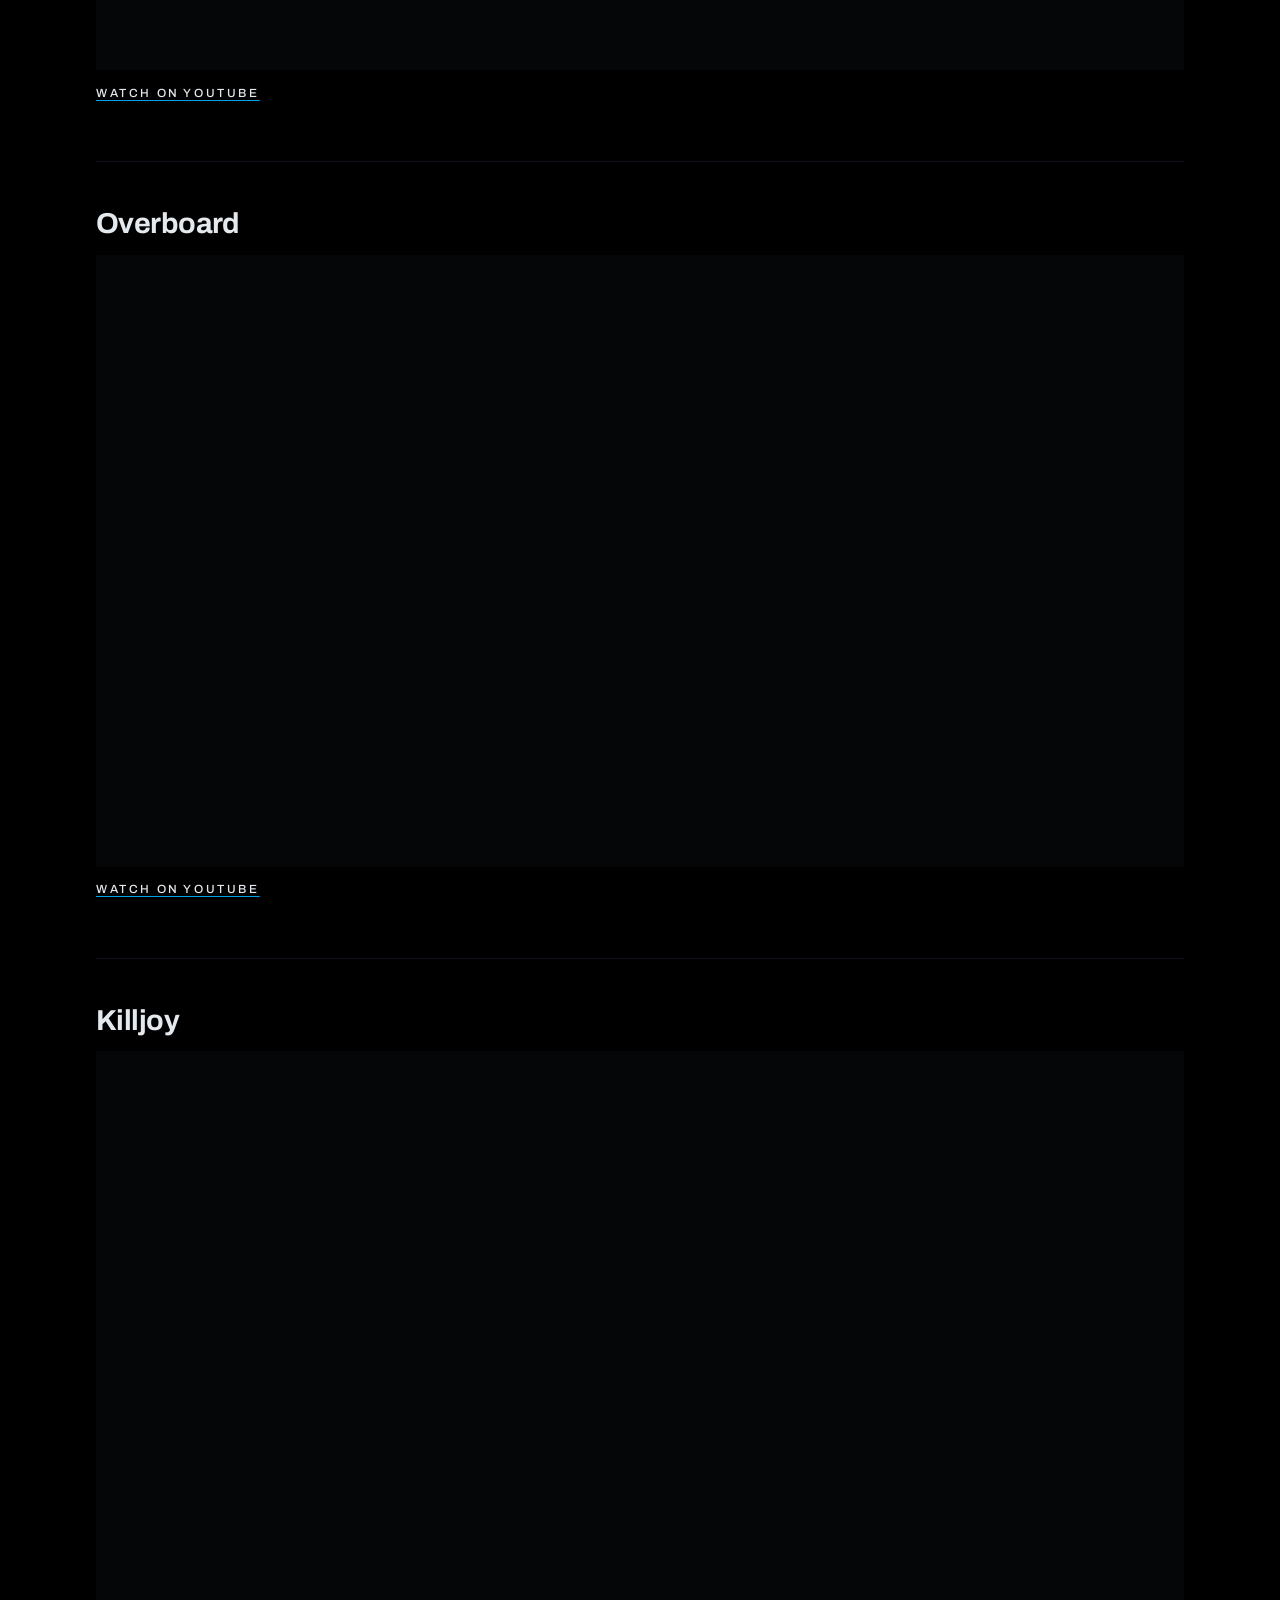
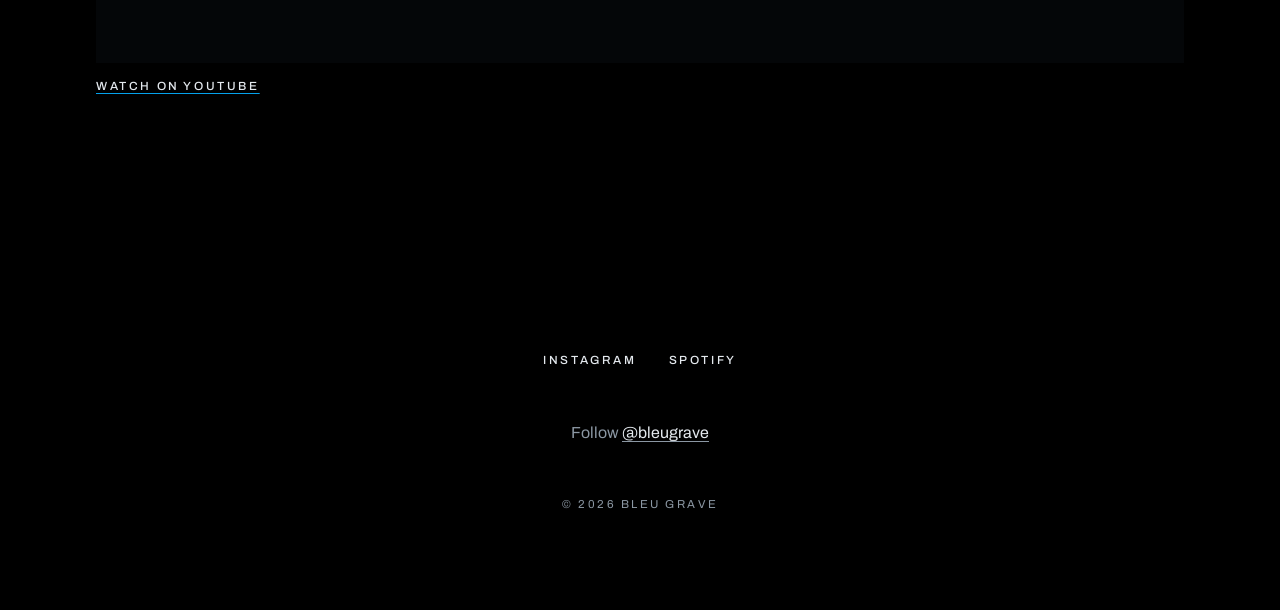
<file: video.html>
<!DOCTYPE html>
<html lang="en">
<head>
  <meta charset="utf-8">
  <meta name="viewport" content="width=device-width, initial-scale=1">
  <title>Video — Bleu Grave</title>
  <meta name="description" content="Bleu Grave videos — music videos and live footage.">
  <link rel="preconnect" href="https://fonts.googleapis.com">
  <link rel="preconnect" href="https://fonts.gstatic.com" crossorigin>
  <link href="https://fonts.googleapis.com/css2?family=Archivo:wght@400;500;700;900&display=swap" rel="stylesheet">
  <link rel="canonical" href="https://bleugraveband.com/video">
  <link rel="stylesheet" href="css/style.css">
</head>
<body>

  <header class="site-header">
    <a class="wordmark" href="index.html"><img src="images/logo.jpg" width="1200" height="1088" alt="Bleu Grave"></a>
    <nav class="site-nav" aria-label="Site">
      <a href="index.html">News</a>
      <a href="events.html">Tour</a>
      <a href="merch.html">Store</a>
      <a href="music.html">Music</a>
      <a href="video.html" aria-current="page">Video</a>
      <a href="#signup">Sign Up</a>
    </nav>
  </header>

  <main>
    <!-- The visible "Video" title came off 2026-09-16 at Smith's request
         ("remove big video font"), same as the Music and Store ones. The
         heading below is kept for search engines and screen readers only.
         To bring the visible title back, restore a
         <section class="hero page-hero page-hero-bare"><div class="hero-panel">
         <h1 class="hero-title">Video</h1></div></section> in its place. -->
    <h1 class="visually-hidden">Video</h1>

    <section class="section">
      <div class="section-inner reveal">
        <!-- The little blue scrawled labels that sat above each video
             ("Watch", "Music video", "Live") came off 2026-09-16 — Smith
             asked for every blue cursive label off the site. Don't add new
             ones; the video's own heading says what it is. -->

        <!-- Smith sends one video link per message and says what it is. They
             are YouTube's privacy-enhanced frames: no cookie is set until
             someone presses play, and no script of ours is involved. To add
             another, copy a whole video-item block, put the id from the share
             link after /embed/, and give the frame a real title. From The
             Grave stays first (his ask, 2026-09-16); new ones go under it. -->

        <div class="video-item reveal">
          <h3>From The Grave</h3>
          <div class="video-frame">
            <iframe src="https://www.youtube-nocookie.com/embed/jvfiOVim7JQ"
                    title="Bleu Grave — From The Grave, official music video"
                    loading="lazy"
                    allow="accelerometer; encrypted-media; gyroscope; picture-in-picture; web-share"
                    allowfullscreen></iframe>
          </div>
          <p class="video-link"><a href="https://youtu.be/jvfiOVim7JQ">Watch on YouTube</a></p>
        </div>

        <div class="video-item reveal">
          <h3>Bleu Grave Documentary 2026</h3>
          <div class="video-frame">
            <iframe src="https://www.youtube-nocookie.com/embed/5aGe4_9cqaI"
                    title="Bleu Grave Documentary 2026"
                    loading="lazy"
                    allow="accelerometer; encrypted-media; gyroscope; picture-in-picture; web-share"
                    allowfullscreen></iframe>
          </div>
          <p class="video-link"><a href="https://youtu.be/5aGe4_9cqaI">Watch on YouTube</a></p>
        </div>

        <div class="video-item reveal">
          <h3>Creation — Live at The Whisky a Go Go</h3>
          <div class="video-frame">
            <iframe src="https://www.youtube-nocookie.com/embed/U4VfkKqLdKk"
                    title="Bleu Grave — Creation, live at The Whisky a Go Go"
                    loading="lazy"
                    allow="accelerometer; encrypted-media; gyroscope; picture-in-picture; web-share"
                    allowfullscreen></iframe>
          </div>
          <p class="video-link"><a href="https://youtu.be/U4VfkKqLdKk">Watch on YouTube</a></p>
        </div>

        <div class="video-item reveal">
          <h3>Camouflage</h3>
          <div class="video-frame">
            <iframe src="https://www.youtube-nocookie.com/embed/PlZTzN5a4Hg"
                    title="Bleu Grave — Camouflage, official music video"
                    loading="lazy"
                    allow="accelerometer; encrypted-media; gyroscope; picture-in-picture; web-share"
                    allowfullscreen></iframe>
          </div>
          <p class="video-link"><a href="https://youtu.be/PlZTzN5a4Hg">Watch on YouTube</a></p>
        </div>

        <div class="video-item reveal">
          <h3>Overboard</h3>
          <div class="video-frame">
            <iframe src="https://www.youtube-nocookie.com/embed/QRI3fIz0Xh0"
                    title="Bleu Grave — Overboard, official lyric video"
                    loading="lazy"
                    allow="accelerometer; encrypted-media; gyroscope; picture-in-picture; web-share"
                    allowfullscreen></iframe>
          </div>
          <p class="video-link"><a href="https://youtu.be/QRI3fIz0Xh0">Watch on YouTube</a></p>
        </div>

        <div class="video-item reveal">
          <h3>Killjoy</h3>
          <div class="video-frame">
            <iframe src="https://www.youtube-nocookie.com/embed/L6tyO_TgDFU"
                    title="Bleu Grave — Killjoy, official lyric video"
                    loading="lazy"
                    allow="accelerometer; encrypted-media; gyroscope; picture-in-picture; web-share"
                    allowfullscreen></iframe>
          </div>
          <p class="video-link"><a href="https://youtu.be/L6tyO_TgDFU">Watch on YouTube</a></p>
        </div>
      </div>
    </section>
  </main>

  <footer class="site-footer">
    <ul class="footer-links">
      <li><a href="https://instagram.com/bleugrave">Instagram</a></li>
      <li><a href="https://open.spotify.com/artist/01RLNvbN3YXwKupJwk49lX">Spotify</a></li>
    </ul>
    <p class="mailing-list" id="signup">Follow
    <a href="https://instagram.com/bleugrave">@bleugrave</a></p>
    <p class="copyright">&copy; 2026 Bleu Grave</p>
  </footer>

  <script src="js/main.js"></script>
</body>
</html>
</file>
<file: css/style.css>
/* ==========================================================================
   Bleu Grave — single stylesheet
   Look: New Order meets The Cure, gone goth (Smith, 2026-09-15: "make the
   site more goth looking, remove this color from everything" — the ice
   blue). The structure is unchanged: flat fields, a modernist grid, clean
   grotesque type, a code strip spelling the band's name, near-black ground,
   duotone photos with a soft vignette, a scrawled handwriting face. What
   changed is the palette, three times on 2026-09-15: Smith asked for the ice
   blue gone, then for the whole site to be black and white, then for the
   blue out of the band's own logo to run through it. **The site is black
   and blue.** One blue — `--hi`, sampled straight out of the logo artwork —
   on a blue-black ground, with bone type. Photos stay hard black and white;
   he asked for that and it has not changed.
   Change colours and fonts in :root, not through the file.
   ========================================================================== */

:root {
  /* Colour — black and blue. --hi is the one colour on the site: the blue
     from the band's logo, used for the scrawled labels, show dates, ticket
     links, link underlines and hovers, and the buttons. The blacks and greys
     are all tinted toward it so the whole thing reads cold. */
  --bg: #000000;            /* Smith asked for a darker black twice, then
                               said the desktop still read grey — it is now
                               true black (2026-09-15) */
  --bg-raised: #030405;
  --bg-line: #0e141a;
  --ink: #e4e9ee;
  --ink-dim: #8b97a3;
  /* The flat field the page titles sit on. It was a visibly lighter block
     beside the black on a wide screen, which is what Smith was seeing; it is
     now barely off the ground and only reads as a field at all because the
     code bars sit next to it. */
  --accent: #040608;
  --accent-ink: #f1f5f8;    /* type that sits on the field */
  --accent-deep: #10202c;   /* the store's hover fills */
  --hi: #04a2ec;            /* the blue, straight out of the logo */

  /* Type — one grotesque for everything set. The handwriting face is no
     longer loaded: Smith had every blue cursive label taken off the site on
     2026-09-16, so nothing uses --font-hand any more and the pages don't
     fetch "Nothing You Could Do". The rules below that still name it are
     kept only for the restore notes in the HTML; bringing any of them back
     means re-adding the face to the font link in all six pages first. */
  --font-display: "Archivo", "Helvetica Neue", Helvetica, Arial, sans-serif;
  --font-body: "Archivo", "Helvetica Neue", Helvetica, Arial, sans-serif;
  --font-hand: "Nothing You Could Do", "Segoe Script", "Bradley Hand", cursive;

  /* Photos — every photo gets the same hard black and white so anything the
     band sends fits. Hover on the gallery lifts it slightly. Once the ground
     went true black the photos were the brightest thing left on a phone, so
     they came down a notch too (Smith, 2026-09-15, "could be darker"). */
  --duotone: grayscale(1) contrast(1.3) brightness(0.66);

  /* Rhythm */
  --space: 1rem;
  --space-lg: 3rem;
  --space-xl: 6rem;
  --measure: 40rem;
  --page-pad: clamp(1.25rem, 5vw, 3.5rem);
}

/* --------------------------------------------------------------------------
   Base
   -------------------------------------------------------------------------- */

* { box-sizing: border-box; margin: 0; padding: 0; }

html { scroll-behavior: smooth; }

body {
  background: var(--bg);
  color: var(--ink);
  font-family: var(--font-body);
  font-size: 1rem;
  line-height: 1.65;
  -webkit-font-smoothing: antialiased;
}

h1, h2, h3 {
  font-family: var(--font-display);
  line-height: 1;
  letter-spacing: -0.03em;
}

h2 {
  font-weight: 700;
  font-size: clamp(2rem, 5vw, 3.4rem);
  margin-bottom: var(--space-lg);
}

h3 {
  font-weight: 700;
  font-size: clamp(1.3rem, 3vw, 1.8rem);
  letter-spacing: -0.02em;
}

p { max-width: var(--measure); }
p + p { margin-top: var(--space); }

/* Links are bone, underlined in the blue, and go blue on hover. */
a { color: var(--ink); text-decoration-color: var(--hi); text-decoration-thickness: 1px; text-underline-offset: 3px; }
/* Spelled out so a browser's own visited-link purple can never show through
   (Smith, 2026-09-15: "no purple"). */
a:link, a:visited { color: var(--ink); }
a:hover, a:focus { color: var(--hi); }

img, svg { max-width: 100%; display: block; }

::selection { background: var(--hi); color: var(--bg); }

.visually-hidden {
  position: absolute; width: 1px; height: 1px;
  overflow: hidden; clip: rect(0 0 0 0); white-space: nowrap;
}

/* Small tracked caps — catalogue-number style lines */
.caps {
  font-weight: 500;
  font-size: 0.72rem;
  letter-spacing: 0.28em;
  text-transform: uppercase;
}

/* Handwriting — the scrawl. Used for taglines and section labels. */
.hand {
  font-family: var(--font-hand);
  font-weight: 400;
  letter-spacing: 0;
  text-transform: none;
}

/* --------------------------------------------------------------------------
   Code strip — the band's name spelled one block per letter (A=0 … Z=25).
   The markup gives each block its letter number in --i. It used to be a
   rainbow of hues; now the letter sets the block's lightness on one fixed
   blue hue (Smith, 2026-09-15), so it reads as a run of blue-grey bars. Used
   small under the band name, thin across the top of the footer, and as big
   bars on the inner page banners.
   -------------------------------------------------------------------------- */

.code {
  display: flex;
  height: 0.6rem;
  width: 100%;
}

.code span {
  flex: 1;
  background: hsl(199deg 45% calc(16% + var(--i) * 2.4%));
}

.code .gap { flex: 0 0 0.6rem; background: transparent; }

.code-thin { height: 0.35rem; }

/* --------------------------------------------------------------------------
   Header / nav
   -------------------------------------------------------------------------- */

.site-header {
  position: relative;
  z-index: 10;
  display: flex;
  align-items: center;
  justify-content: space-between;
  gap: var(--space);
  padding: 1.4rem var(--page-pad);
  background: var(--bg);
}

.site-header .wordmark {
  display: flex;
  align-items: center;
  gap: 0.6rem;
  font-family: var(--font-display);
  font-weight: 900;
  font-size: 1.05rem;
  letter-spacing: -0.03em;
  text-decoration: none;
  color: var(--ink);
  white-space: nowrap;
}

/* The band's logo (winged figure, with their name set into it) is the
   wordmark — Smith asked on 2026-09-15 for the typed "Bleu Grave" next to it
   to come off, so the link is the image alone and its alt carries the name.
   It is a JPG with a black ground, which matches --bg, so no cutout is
   needed. The logo is the one exception to the black-and-white rule: it
   keeps its blue, because Smith asked for it that way (2026-09-15) right
   after asking for the rest of the site to go black and white. Don't
   desaturate it. */
.site-header .wordmark {
  /* Never let the nav squeeze the logo: as a flex item it was being shrunk
     sideways on phones (55px wide at 67px tall for artwork that is wider
     than tall), which Smith saw as "squished" (2026-09-15). */
  flex: 0 0 auto;
}

.site-header .wordmark img {
  display: block;
  max-width: none;
  /* Sized so the band's name inside the artwork is actually legible — Smith
     asked for it bigger on 2026-09-15. The name is only about a tenth of the
     image's height, so this has to be generous to read at all. */
  height: 4.2rem;
  width: auto;
}

/* A little bigger on a desktop, where there is room for it beside the nav —
   Smith asked for that on 2026-09-15. The phone size is unchanged. */
@media (min-width: 800px) {
  .site-header .wordmark img { height: 5.2rem; }
}

.site-nav { display: flex; flex-wrap: wrap; gap: 0.25rem 1.4rem; }

.site-nav a {
  font-weight: 500;
  font-size: 0.72rem;
  letter-spacing: 0.22em;
  text-transform: uppercase;
  text-decoration: none;
  color: var(--ink-dim);
  padding-bottom: 0.2rem;
  border-bottom: 2px solid transparent;
}

.site-nav a:hover { color: var(--ink); }
.site-nav a[aria-current="page"] { color: var(--ink); border-bottom-color: var(--hi); }

/* --------------------------------------------------------------------------
   Hero — home page. A flat violet-black field with the name on it, next to a
   full-height duotone photo with the tagline scrawled across the bottom.
   -------------------------------------------------------------------------- */

.hero {
  position: relative;
  display: grid;
  grid-template-columns: 1fr;
  min-height: calc(100svh - 4.6rem);   /* the header sits above it */
  overflow: hidden;
}

@media (min-width: 800px) {
  .hero { grid-template-columns: minmax(0, 5fr) minmax(0, 7fr); }
  /* When there is a panel beside the photo, it takes the narrow left column
     even though the photo comes first in the markup. */
  .hero-panel { order: -1; }
}

/* The home page hero is the photo on its own (Smith, 2026-09-15) — one full
   column at every width. Two classes so this beats the .hero rule above.
   It does not hold the screen open to full height any more: Smith said the
   photo sat too low (2026-09-15), and the height was leaving a band of black
   above it, made worse by the taller logo in the header. The box is now the
   shape of the photo, so the photo starts right under the header. */
.hero.hero-photo-only {
  grid-template-columns: minmax(0, 1fr);
  min-height: 0;
  overflow: visible;
}

.hero-panel {
  position: relative;
  z-index: 1;
  display: flex;
  flex-direction: column;
  justify-content: flex-end;
  gap: 1.5rem;
  background: var(--accent);
  color: var(--accent-ink);
  padding: var(--space-xl) var(--page-pad) var(--space-lg);
}

.hero-title {
  font-weight: 900;
  font-size: clamp(3.4rem, 17vw, 8.5rem);
  line-height: 0.86;
  letter-spacing: -0.045em;
  text-transform: uppercase;
  color: var(--accent-ink);
}

.hero-title span { display: block; }

@media (min-width: 800px) {
  /* the field is 5/12 of the viewport: keep GRAVE inside it */
  .hero-title { font-size: clamp(3.4rem, 8.2vw, 8.5rem); }
}

.hero-panel .code { max-width: 18rem; }

.hero-city { color: var(--accent-ink); opacity: 0.8; }

/* Without the script the slides are a plain list one under another, so this
   box has to grow to fit them — no fixed height, nothing clipped. */
.hero-photo {
  position: relative;
  background: var(--bg);
}

.hero-photo .hero-art { position: static; }

/* With the script running the slides are stacked, so the box takes the shape
   of the photos (5:4) and is capped so it always fits on one screen.

   The stacked slides are taken out of the flow, so this box has no content
   of its own to give it a height — it has to get one from the aspect ratio.
   `align-self: start` is what lets that happen: as a grid item it would
   otherwise stretch to the row, the row would size to its (empty) contents,
   and the whole slideshow would collapse to nothing and vanish off the page.
   That happened on 2026-09-15. The min-height is a hard floor so it can
   never disappear again. Don't remove either of them. */
html.js-motion .hero-photo {
  overflow: hidden;
  align-self: start;
  /* 3:2, the shape most of the band's live shots come in. It was 5:4, which
     letterboxed them and wasted height — Smith said the slideshow looked too
     small on a desktop (2026-09-15). The height cap is what actually decides
     how big the photo renders on a wide screen, so raise that, not the
     width, if he asks for bigger again. */
  aspect-ratio: 3 / 2;
  min-height: 16rem;
  max-height: calc(100svh - 7.5rem);
}

/* On a wide screen the photo box is capped and centred on the page instead
   of running the full width — Smith asked for the slideshow photos to be
   centred on desktop, then for them to be bigger (2026-09-15). On a phone it
   is still edge to edge. */
.hero.hero-photo-only .hero-photo {
  /* `width` + `justify-self`, NOT `max-width` + `margin-inline: auto`. Auto
     side margins stop a grid item stretching to its column, so its width goes
     shrink-to-fit; the slides are positioned out of the flow, so there is
     nothing to shrink to and the whole box collapsed to a few hundred pixels.
     That is why the slideshow looked tiny on a desktop (Smith, 2026-09-15).
     An explicit width keeps the inline size definite so the aspect ratio can
     do its job. */
  width: min(100%, 92rem);
  justify-self: center;
}

html.js-motion .hero-photo .hero-art {
  position: absolute;
  inset: 0;                 /* no bleed: the photo is shown whole, and what
                               the parallax slides into view is black */
  z-index: 0;
  pointer-events: none;
}

/* The whole photo shows — Smith asked for it uncropped (2026-09-15), so this
   is `contain`, not `cover`. Whatever is left over top and bottom is the
   page's own black, so it reads as a frame rather than a letterbox. Don't
   put `cover` back without asking him. */
.hero-photo img {
  width: 100%;
  height: 100%;
  object-fit: contain;
  object-position: center;
  filter: var(--duotone);
}

/* Slideshow at the top of the home page (Smith asked for one, 2026-09-15).
   With JavaScript off or reduced motion on it is simply the photos one under
   another — nothing is ever hidden from a visitor. When motion is allowed,
   js/main.js stacks them and cross-fades one every five seconds. To add a
   photo to it, copy a whole <li> in index.html; the order in the markup is
   the order they show in. */
.slideshow { list-style: none; }

.slideshow img {
  width: 100%;
  height: auto;
  filter: var(--duotone);
}

html.js-motion .hero-photo .slideshow { position: absolute; inset: 0; }

html.js-motion .hero-photo .slideshow li {
  position: absolute;
  inset: 0;
  opacity: 0;
  transition: opacity 1200ms ease;
}

html.js-motion .hero-photo .slideshow li.is-current { opacity: 1; }

html.js-motion .hero-photo .slideshow img {
  height: 100%;
  object-fit: contain;
}

/* The Cure vignette: soft dark edges, darker toward the bottom so the
   handwriting reads. Kept shallow since the photo is shown whole — the
   gradient should sit in the black below it, not over the band. */
.hero-photo::after {
  content: "";
  position: absolute;
  inset: 0;
  z-index: 1;
  pointer-events: none;
  background:
    radial-gradient(ellipse 85% 80% at 50% 45%, transparent 60%, rgba(0, 0, 0, 0.6) 100%),
    linear-gradient(to top, rgba(0, 0, 0, 0.92) 0%, rgba(0, 0, 0, 0) 26%);
}

.hero-tagline {
  position: absolute;
  z-index: 2;
  left: var(--page-pad);
  right: var(--page-pad);
  bottom: var(--space-lg);
  max-width: none;
  font-family: var(--font-hand);
  font-size: clamp(1.9rem, 4.2vw, 3.4rem);
  line-height: 1.15;
  color: var(--ink);
  text-shadow: 0 2px 30px rgba(0, 0, 0, 0.7);
  transform: rotate(-2deg);
  transform-origin: left bottom;
}

/* --------------------------------------------------------------------------
   Inner page banners — page title on the flat field.

   The big code bars that sat beside (and, on a phone, under) every page
   title are gone as of 2026-09-15: Smith asked twice for "the blue line
   across the bottom of each page" off, and on a phone those bars are what
   that is. Every banner now carries "page-hero-bare". The .code-bars rules
   are kept below in case he ever wants them back — nothing uses them.
   -------------------------------------------------------------------------- */

.page-hero {
  position: relative;
  display: grid;
  grid-template-columns: 1fr;
  min-height: 46svh;
}

@media (min-width: 800px) {
  .page-hero { grid-template-columns: minmax(0, 7fr) minmax(0, 5fr); }
}

.page-hero .hero-panel { padding-top: var(--space-xl); }

.page-hero .hero-title { font-size: clamp(3rem, 15vw, 7rem); }

@media (min-width: 800px) {
  .page-hero .hero-title { font-size: clamp(3rem, 9vw, 7rem); }
}

.page-hero .code-bars {
  display: flex;
  min-height: 7rem;
}

.page-hero .code-bars span {
  flex: 1;
  background: hsl(199deg 45% calc(16% + var(--i) * 2.4%));
}

/* A banner with no code bars beside it: one column at every width, so the
   title has the whole page. Used on the Tour page (Smith, 2026-09-15). */
.page-hero-bare { grid-template-columns: minmax(0, 1fr); }

@media (min-width: 800px) {
  .page-hero-bare { grid-template-columns: minmax(0, 1fr); }
}

/* The Cure treatment for a page title: the scrawled hand instead of the
   grotesque, set big and tipped off the horizontal, with the soft halo those
   record sleeves have. Smith asked for the Tour title to look "cooler, like
   the cure" (2026-09-15). Lower case — the hand has no real capitals to
   speak of and shouting it in caps kills the scrawl. */
.hero-title-hand {
  font-family: var(--font-hand);
  font-weight: 400;
  text-transform: none;
  letter-spacing: 0;
  line-height: 1;
  color: var(--ink);
  transform: rotate(-3deg);
  transform-origin: left bottom;
  text-shadow:
    0 0 28px rgba(4, 162, 236, 0.45),
    0 0 70px rgba(4, 162, 236, 0.25);
}

/* The hand is a much smaller face at the same size, so it needs its own
   scale — these beat the .page-hero .hero-title sizes above. */
.page-hero .hero-title-hand { font-size: clamp(4.5rem, 24vw, 11rem); }

@media (min-width: 800px) {
  .page-hero .hero-title-hand { font-size: clamp(4.5rem, 14vw, 11rem); }
}

/* --------------------------------------------------------------------------
   Sections
   -------------------------------------------------------------------------- */

/* No rule across the top of a section any more. It was a 1px blue-grey
   hairline the full width of the page; invisible on a phone, clearly a blue
   line on a desktop screen, which is what Smith was still seeing after the
   footer strip and the code bars came off (2026-09-15). The padding keeps
   the sections apart on its own. The hairlines inside content — the show
   rows and the release list — are untouched. */
.section {
  padding: var(--space-xl) var(--page-pad);
}

.section-inner { max-width: 68rem; margin: 0 auto; }

/* Section label — scrawled, in the blue */
.section .kicker {
  font-family: var(--font-hand);
  font-size: 1.7rem;
  line-height: 1;
  color: var(--hi);
  margin-bottom: 0.9rem;
  transform: rotate(-1.5deg);
  transform-origin: left bottom;
}

/* The bio's heading is the band's wordmark image rather than set type
   (Smith, 2026-09-15). Sized to sit where the old heading did. */
.wordmark-heading img {
  width: 100%;
  max-width: 26rem;
  height: auto;
}

/* On a phone the wordmark ran the full width of the column and read too big
   next to the bio — Smith asked for it smaller there (2026-09-15). Desktop
   is unchanged. */
@media (max-width: 600px) {
  .wordmark-heading img { width: 62%; }
}

.lede { font-size: 1.2rem; line-height: 1.5; }

.muted { color: var(--ink-dim); }

/* Flat blocks — the blue with black type, going bone on hover */
.button {
  display: inline-block;
  margin-top: var(--space-lg);
  padding: 0.95rem 1.7rem;
  border: 0;
  font-family: var(--font-body);
  font-weight: 500;
  font-size: 0.74rem;
  letter-spacing: 0.22em;
  text-transform: uppercase;
  text-decoration: none;
  color: var(--bg);
  background: var(--hi);
  transition: background-color 150ms ease, color 150ms ease;
}

.button:hover { background: var(--ink); color: var(--bg); }

/* --------------------------------------------------------------------------
   Photos — the About photo on the home page and the Photos page grid.
   Every photo is forced into the same hard black and white (--duotone) so
   the site stays one look no matter what gets uploaded.
   -------------------------------------------------------------------------- */

.about-grid {
  display: grid;
  gap: var(--space-lg);
  align-items: start;
}

@media (min-width: 720px) {
  .about-grid { grid-template-columns: minmax(0, 5fr) minmax(0, 7fr); gap: var(--space-xl); }
}

/* Photo with a flat blue block set behind it, offset down and right.
   Nothing uses .band-photo right now — Smith took the About photo off on
   2026-09-15 — but it is here for the next photo beside a bio. */
.band-photo {
  position: relative;
  margin: 0 1.25rem 1.25rem 0;
}

.band-photo::before {
  content: "";
  position: absolute;
  inset: 1.25rem -1.25rem -1.25rem 1.25rem;
  background: var(--hi);
}

.band-photo img {
  position: relative;
  width: 100%;
  height: auto;
  filter: var(--duotone);
}

.button-row {
  display: flex;
  flex-wrap: wrap;
  gap: 0.75rem;
  margin-top: var(--space-lg);
}

.button-row .button { margin-top: 0; }

.button-row .button + .button {
  background: transparent;
  color: var(--ink);
  box-shadow: inset 0 0 0 1px var(--bg-line);
}

.button-row .button + .button:hover { background: var(--hi); color: var(--bg); box-shadow: none; }

.photo-grid {
  list-style: none;
  display: grid;
  grid-template-columns: 1fr;
  gap: 4px;
}

@media (min-width: 600px) { .photo-grid { grid-template-columns: 1fr 1fr; } }
@media (min-width: 900px) { .photo-grid { grid-template-columns: 1fr 1fr 1fr; } }

.photo-grid a {
  display: block;
  background: var(--bg-raised);
}

.photo-grid img {
  width: 100%;
  height: auto;
  aspect-ratio: 1;
  object-fit: cover;
  filter: var(--duotone);
  transition: filter 250ms ease;
}

.photo-grid a:hover img { filter: grayscale(1) contrast(1.08); }

/* A single poster/flyer image dropped into a section, e.g. Past Shows.
   Black and white like every other photo on the site, and dimmed below its
   own paper tone so it sits back on the black instead of glaring off it.
   Smith walked this down over 2026-09-16 — 2.4 (pure white), then 1.6,
   then 1, all still too bright on a phone — and then asked for the same
   setting on a computer, so there is deliberately no desktop override. */
.section-photo {
  width: 100%;
  height: auto;
  max-width: 24rem;
  margin: 0 auto;
  filter: grayscale(1) contrast(1) brightness(0.95);
}

/* Smith asked to keep this one poster in its own color, 2026-09-16 — an
   exception to the black-and-white rule above, not a change to it. */
.section-photo-color {
  filter: none;
}

/* --------------------------------------------------------------------------
   Music page
   -------------------------------------------------------------------------- */

.release {
  padding: var(--space-lg) 0;
  border-top: 1px solid var(--bg-line);
}

.release:first-child { border-top: 0; padding-top: 0; }

.release .embed-slot {
  display: grid;
  place-items: center;
  min-height: 10rem;
  border: 1px dashed var(--bg-line);
  color: var(--ink-dim);
  font-size: 0.72rem;
  letter-spacing: 0.22em;
  text-transform: uppercase;
  text-align: center;
  padding: var(--space);
  margin-top: var(--space);
}

/* The Bandcamp player is Bandcamp's own page in a frame, so its release
   artwork arrives in full colour. The site is black and white, so the frame
   is desaturated from out here (Smith, 2026-09-15: "no purple"). */
.release iframe {
  margin-top: var(--space-lg);
  filter: grayscale(1);
}

/* --------------------------------------------------------------------------
   Video page
   -------------------------------------------------------------------------- */

/* Smith asked for the videos to play on the site (2026-09-15), so unlike the
   Bandcamp frames these keep their own colour — the hard black and white rule
   is about photographs. Each frame is 16:9 and fills its width. */
.video-item {
  padding: var(--space-lg) 0;
  border-top: 1px solid var(--bg-line);
}

.video-item:first-of-type { border-top: 0; padding-top: 0; }

.video-frame {
  position: relative;
  margin-top: var(--space);
  aspect-ratio: 16 / 9;
  background: var(--accent);
}

.video-frame iframe {
  position: absolute;
  inset: 0;
  width: 100%;
  height: 100%;
  border: 0;
}

/* The way out if a frame is blocked, and the way a no-JS visitor still gets
   the video. */
.video-link {
  margin-top: 0.25rem;
  font-weight: 500;
  font-size: 0.74rem;
  letter-spacing: 0.22em;
  text-transform: uppercase;
}

/* Big enough to hit with a thumb. */
.video-link a {
  display: inline-block;
  padding: 0.6rem 0;
}

.listen-links {
  list-style: none;
  display: flex;
  flex-wrap: wrap;
  gap: 0.75rem 2rem;
  margin-top: var(--space);
}

.listen-links a {
  font-weight: 500;
  font-size: 0.74rem;
  letter-spacing: 0.22em;
  text-transform: uppercase;
  text-decoration: none;
}

/* --------------------------------------------------------------------------
   Merch page
   -------------------------------------------------------------------------- */

.merch-grid {
  display: grid;
  grid-template-columns: 1fr;
  gap: var(--space-lg);
}

@media (min-width: 600px) { .merch-grid { grid-template-columns: 1fr 1fr; } }

.product { background: var(--bg-raised); }

.product-art {
  aspect-ratio: 1;
  border-bottom: 1px solid var(--bg-line);
  overflow: hidden;
}

.product-art svg { width: 100%; height: 100%; }
.product-art img { width: 100%; height: 100%; object-fit: cover; }
/* Some product photos are a wider shot that cropping cuts into (e.g. the
   stickers/pins photo, which is a wide flat-lay) — this class shows the
   whole photo instead, letterboxed on the square card. */
.product-art img.uncropped { object-fit: contain; }

.product-info { padding: var(--space) 1.25rem 1.5rem; }

.product-info .price { color: var(--ink-dim); margin-top: 0.25rem; }

/* Store: the buy slot is empty (and takes no space) until js/shop.js
   mounts a Shopify buy button in it, or until a .buy-link is added. */
.product-info .buy-slot { margin-top: var(--space); }
.product-info .buy-slot:empty { display: none; }
.product-info .buy-link { margin-top: var(--space); }

/* --------------------------------------------------------------------------
   Events page — a clean ruled list:
     DATE     CITY
              venue · note · Tickets
   -------------------------------------------------------------------------- */

.event-list { list-style: none; }

.event {
  display: grid;
  grid-template-columns: 9rem minmax(0, 1fr);
  column-gap: var(--space);
  align-items: baseline;
  padding: 1.25rem 0;
  border-top: 1px solid var(--bg-line);
}

.event:last-child { border-bottom: 1px solid var(--bg-line); }

.event-date {
  font-weight: 500;
  font-size: 0.78rem;
  letter-spacing: 0.18em;
  text-transform: uppercase;
  color: var(--hi);
}

.event-leader { display: none; }

.event-city {
  font-weight: 700;
  font-size: clamp(1.2rem, 2.4vw, 1.5rem);
  letter-spacing: -0.02em;
}

.event-detail {
  grid-column: 2;
  display: flex;
  flex-wrap: wrap;
  align-items: baseline;
  gap: 0.25rem 1.5rem;
  color: var(--ink-dim);
  font-size: 0.9rem;
  margin-top: 0.15rem;
}

.event-detail a {
  font-weight: 500;
  font-size: 0.72rem;
  letter-spacing: 0.22em;
  text-transform: uppercase;
  text-decoration: none;
  color: var(--hi);
}

.event-detail a:hover { color: var(--ink); }

.event.past { opacity: 0.5; }
.event.past .event-date { color: var(--ink-dim); }

@media (max-width: 540px) {
  .event { grid-template-columns: 1fr; row-gap: 0.15rem; }
  .event-detail { grid-column: 1; }
}

/* --------------------------------------------------------------------------
   Footer — the code strip runs thin across the top, then the links.
   -------------------------------------------------------------------------- */

/* The thin code strip that used to run across the top of the footer came off
   on 2026-09-15 at Smith's request ("the blue line at the bottom"), so the
   footer carries its own top space now. The .code rules stay in the file for
   the big bars on the inner page banners. */
.site-footer {
  padding: var(--space-xl) 0;
  text-align: center;
}

.footer-links {
  list-style: none;
  display: flex;
  flex-wrap: wrap;
  justify-content: center;
  gap: 0.75rem 2rem;
  margin-bottom: var(--space-lg);
  padding: 0 var(--page-pad);
}

.footer-links a {
  font-weight: 500;
  font-size: 0.74rem;
  letter-spacing: 0.22em;
  text-transform: uppercase;
  text-decoration: none;
  color: var(--ink);
}

.footer-links a:hover { color: var(--hi); }

.signup {
  max-width: 26rem;
  margin: 0 auto var(--space-lg);
  padding: 0 var(--page-pad);
}

.signup label {
  display: block;
  margin-bottom: 0.75rem;
  font-weight: 500;
  font-size: 0.74rem;
  letter-spacing: 0.22em;
  text-transform: uppercase;
  color: var(--ink);
}

.signup-row { display: flex; gap: 0.5rem; }

.signup-row input {
  flex: 1;
  min-width: 0;
  padding: 0.85rem 0.9rem;
  border: 1px solid var(--ink-dim);
  background: var(--bg);
  color: var(--ink);
  font-family: var(--font-body);
  font-size: 0.95rem;
}

.signup-row input:focus { outline: 2px solid var(--hi); outline-offset: 2px; border-color: var(--hi); }

.signup-row button {
  padding: 0.85rem 1.2rem;
  border: 0;
  font-family: var(--font-body);
  font-weight: 500;
  font-size: 0.74rem;
  letter-spacing: 0.22em;
  text-transform: uppercase;
  color: var(--bg);
  background: var(--hi);
  cursor: pointer;
  transition: background-color 150ms ease, color 150ms ease;
}

.signup-row button:hover { background: var(--ink); }

.signup-thanks, .signup-sorry { margin: 0; color: var(--ink); }

.mailing-list {
  max-width: var(--measure);
  margin: 0 auto var(--space-lg);
  padding: 0 var(--page-pad);
  color: var(--ink-dim);
}

/* The handle in this line was the last blue thing at the bottom of a page —
   links are underlined in the blue everywhere else, but down here it read as
   a stray blue line and Smith asked for it gone (2026-09-15). Underlined in
   the dim grey instead, so it is still obviously a link. */
.mailing-list a { text-decoration-color: var(--ink-dim); }
.mailing-list a:hover, .mailing-list a:focus { color: var(--ink); text-decoration-color: var(--ink); }

.copyright {
  max-width: none;
  color: var(--ink-dim);
  font-size: 0.72rem;
  letter-spacing: 0.22em;
  text-transform: uppercase;
}

/* --------------------------------------------------------------------------
   Motion — everything below only applies when js/main.js has confirmed
   that JS is running AND the visitor allows motion (html.js-motion).
   With JS off or reduced motion on, all content is fully visible and still.
   -------------------------------------------------------------------------- */

html.js-motion .reveal {
  opacity: 0;
  transform: translateY(24px);
  transition: opacity 700ms ease, transform 700ms ease;
}

html.js-motion .reveal.is-visible {
  opacity: 1;
  transform: none;
}

html.js-motion .hero-art { will-change: transform; }

@media (prefers-reduced-motion: reduce) {
  html { scroll-behavior: auto; }
  html.js-motion .reveal { opacity: 1; transform: none; transition: none; }
  .photo-grid img, .button { transition: none; }
}
</file>
